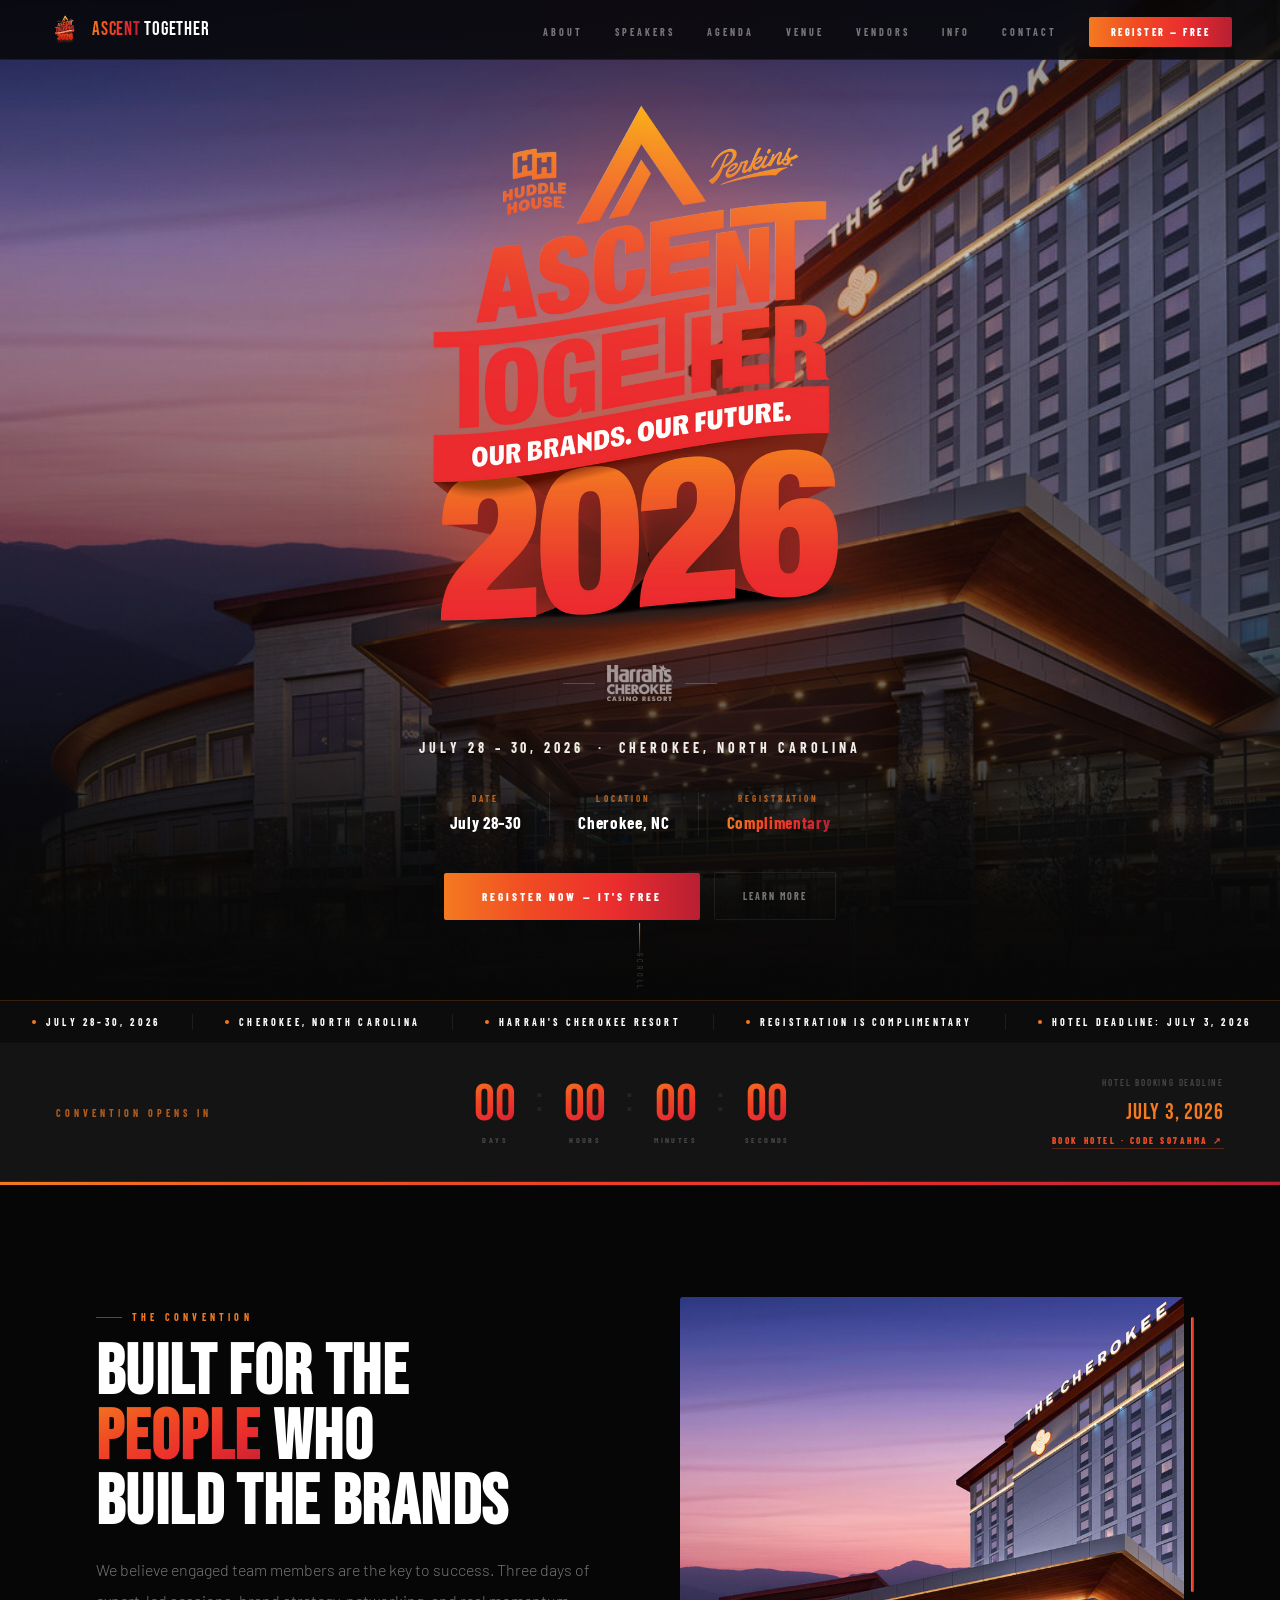
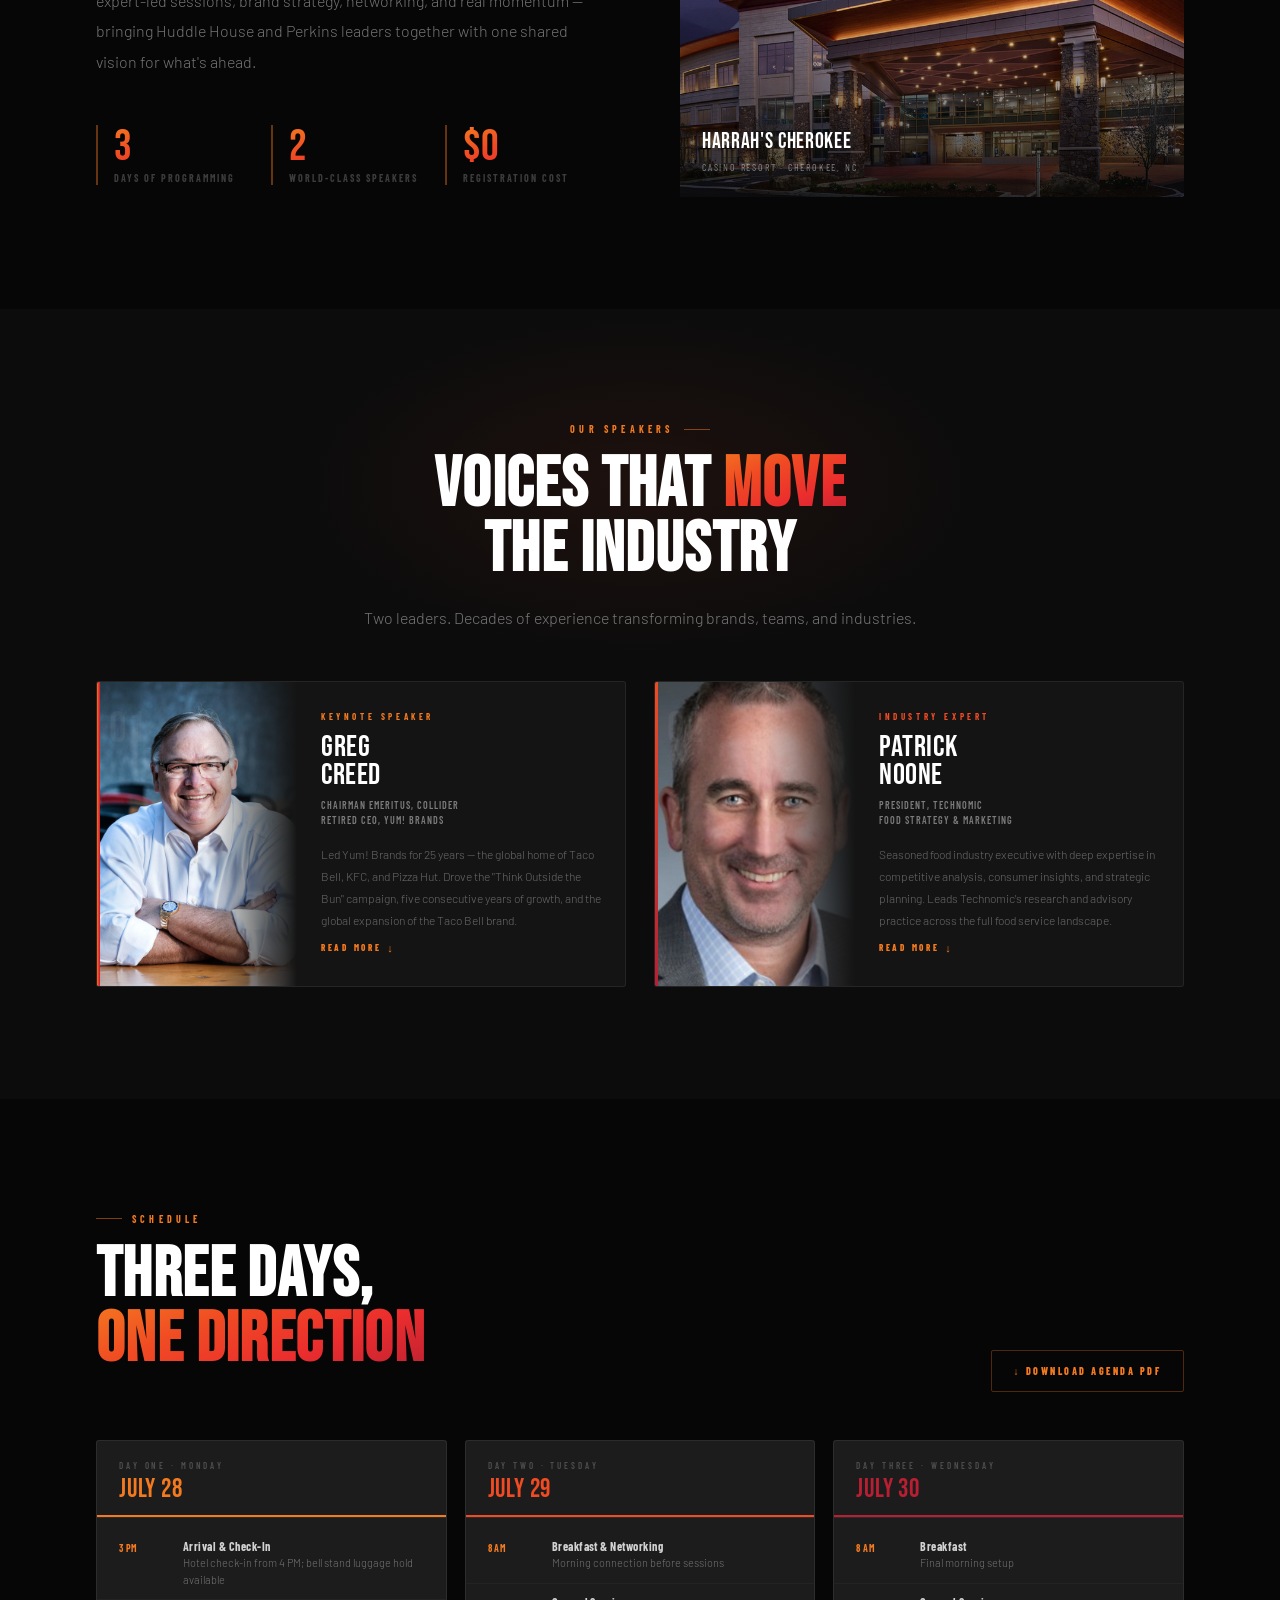
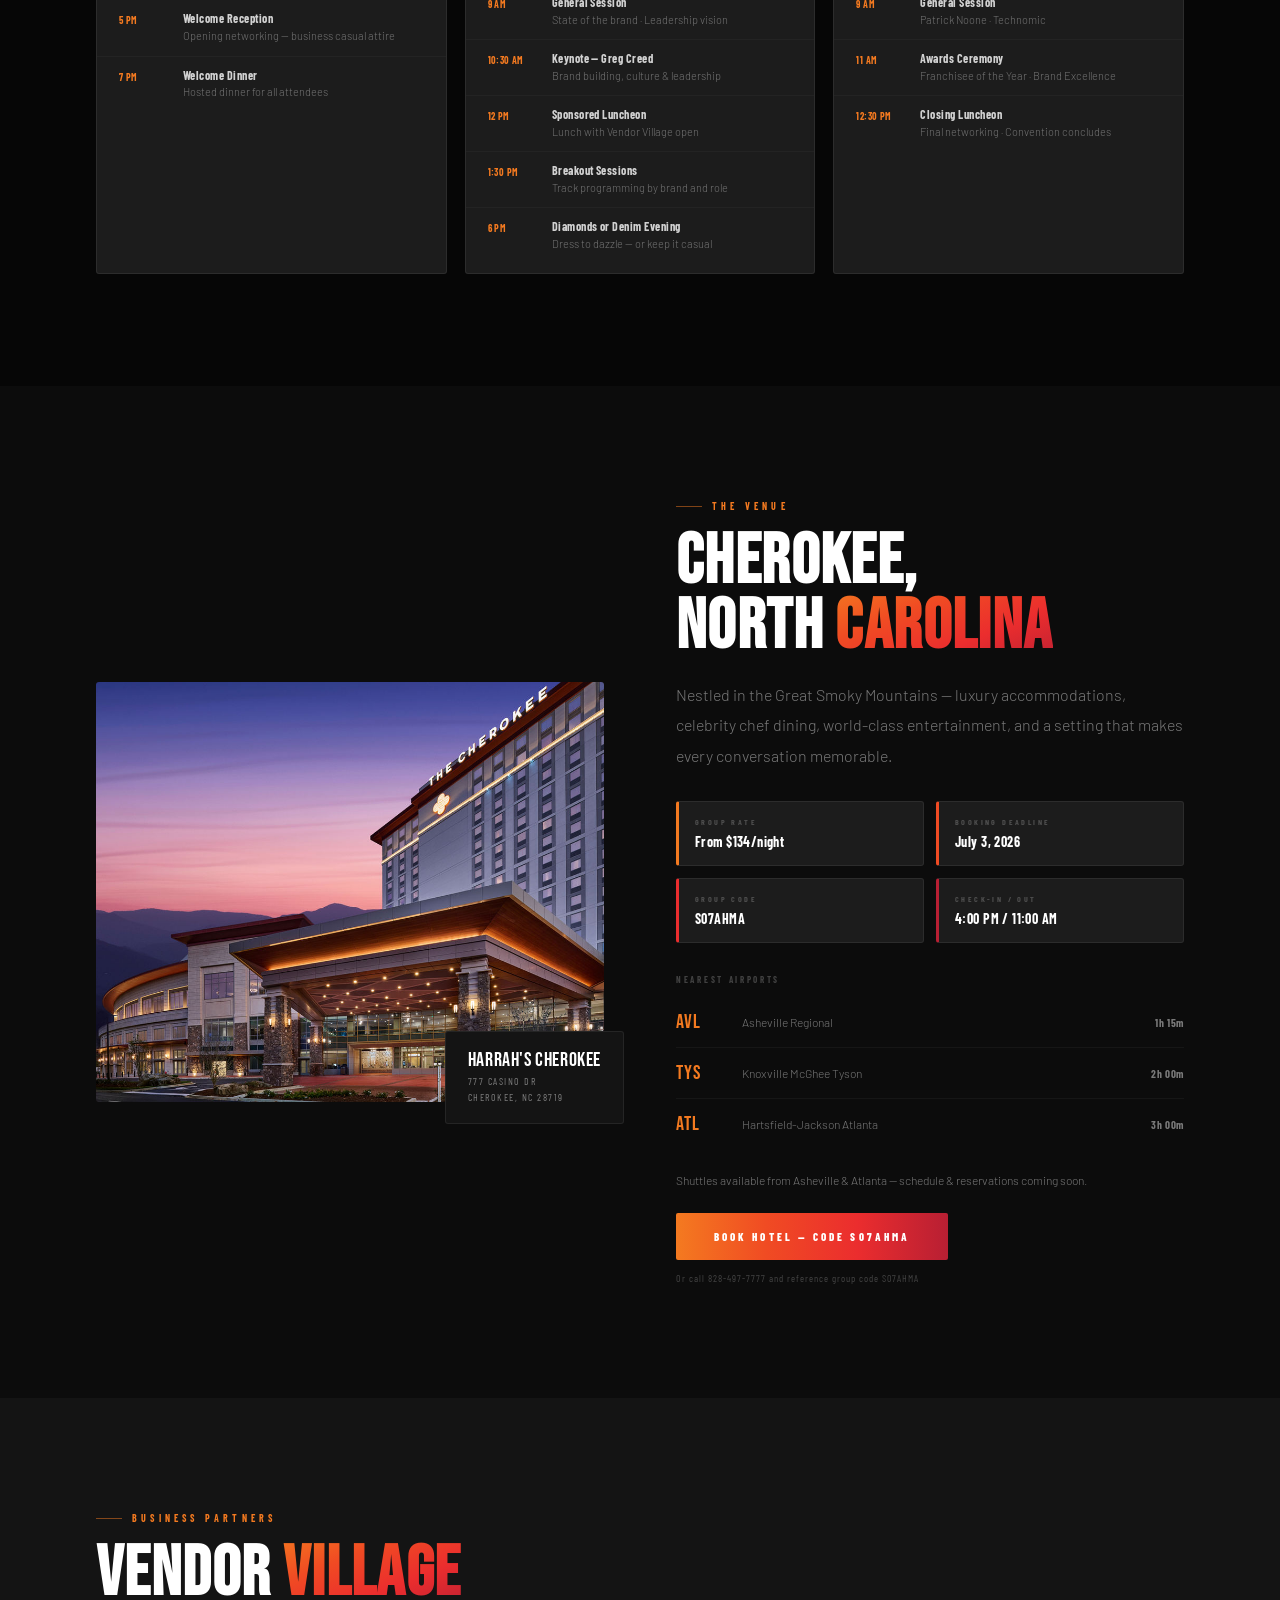
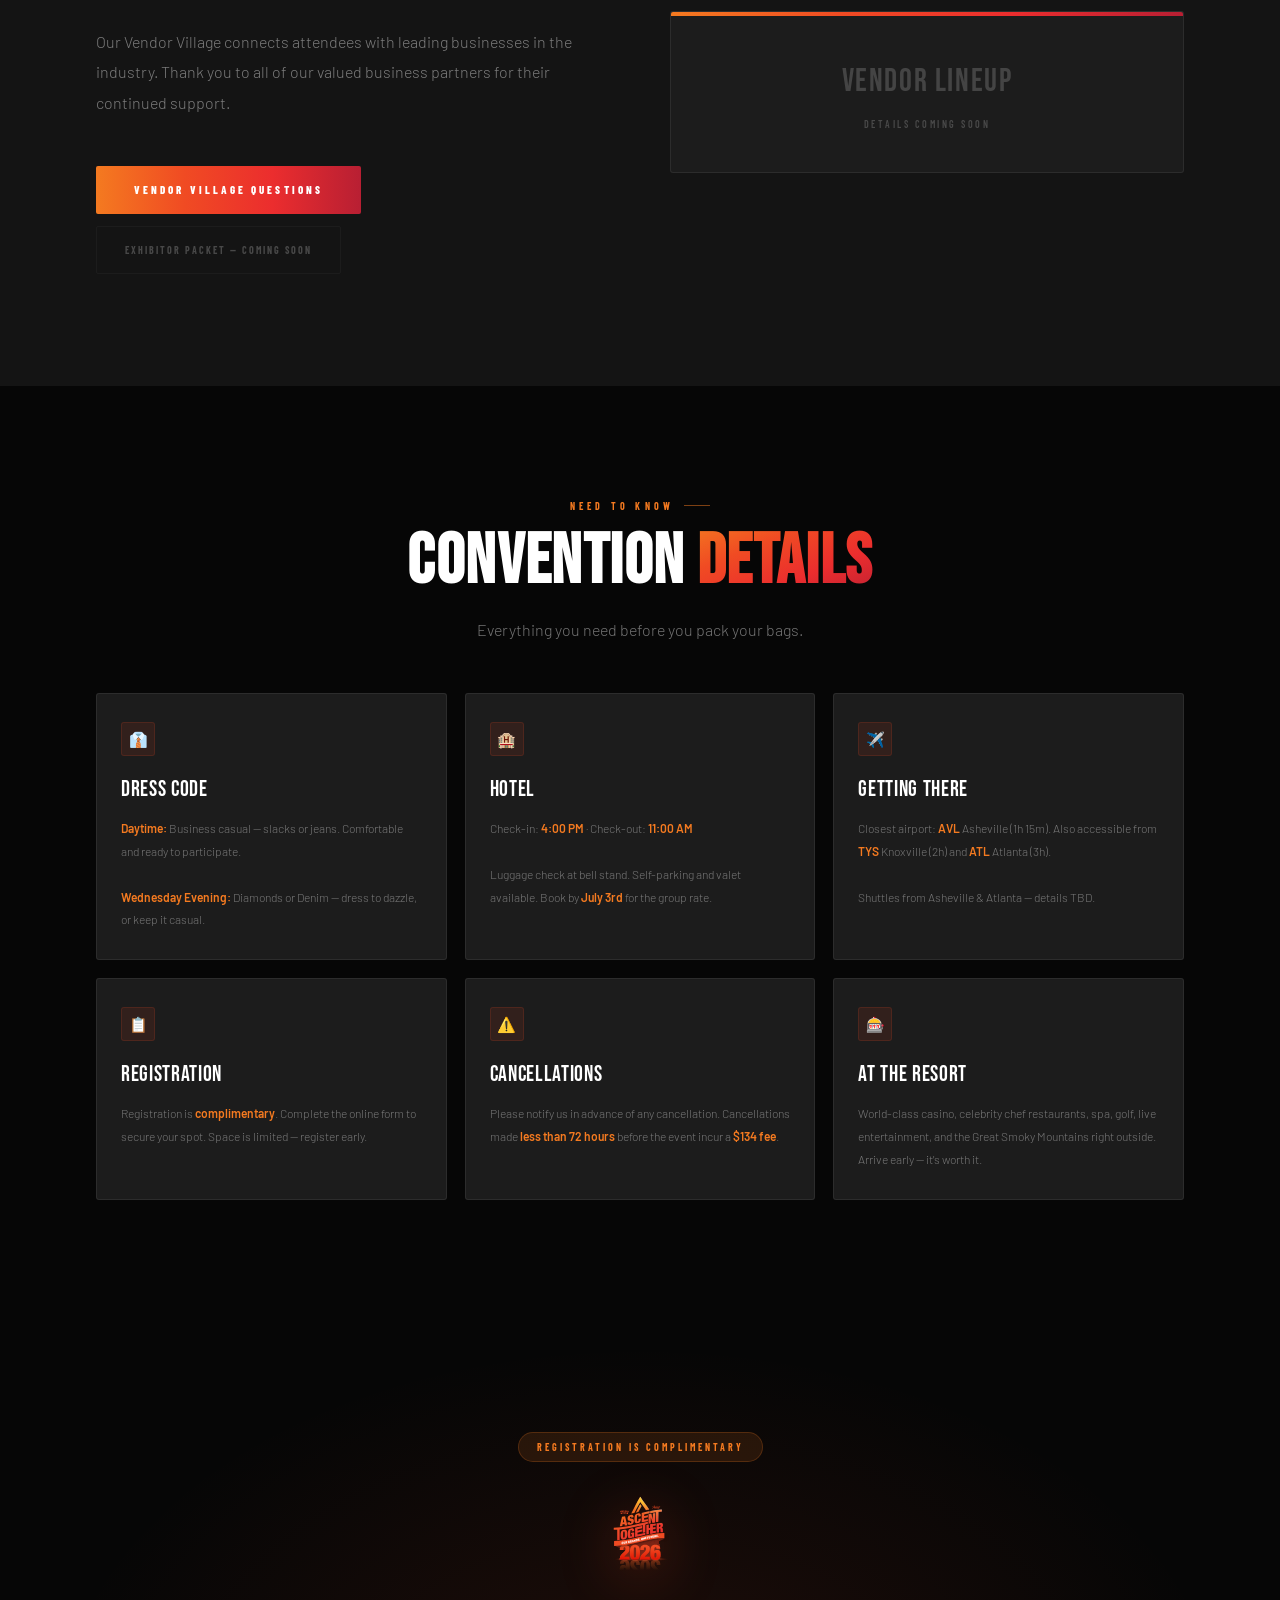
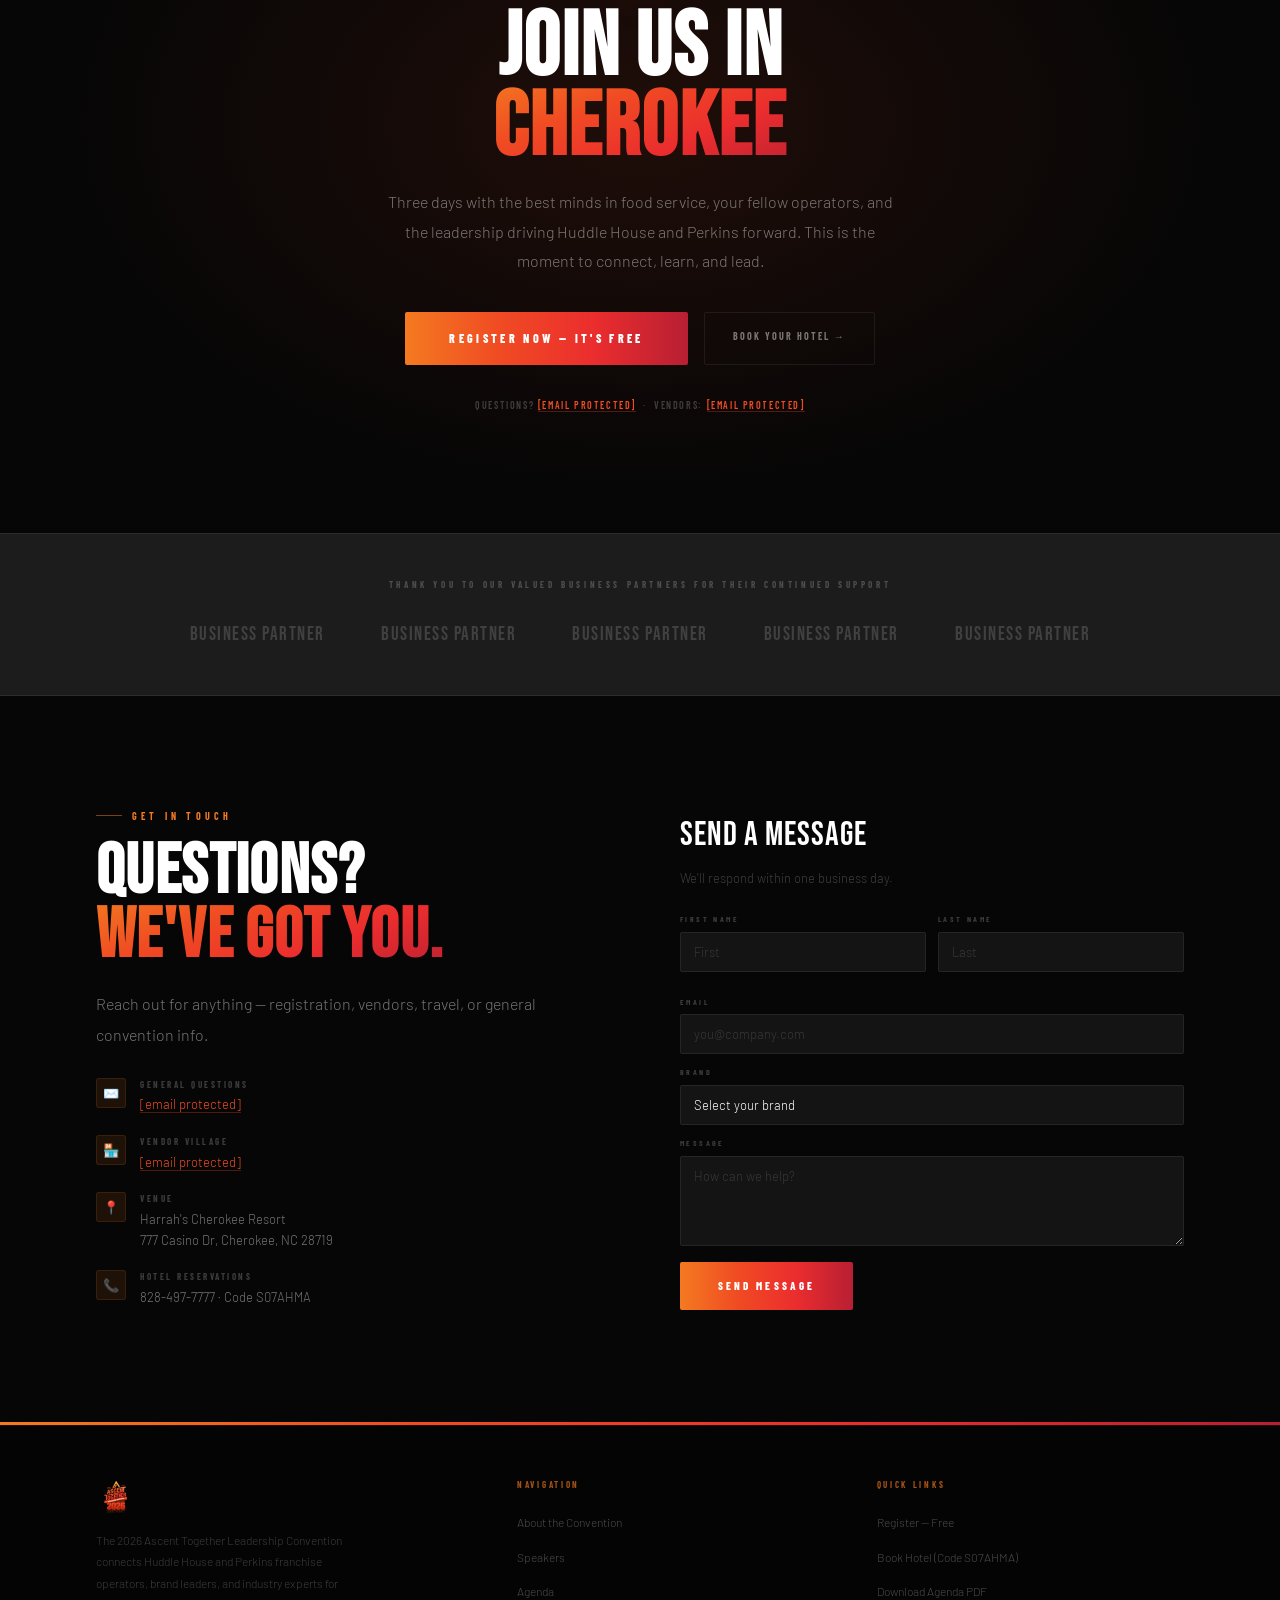
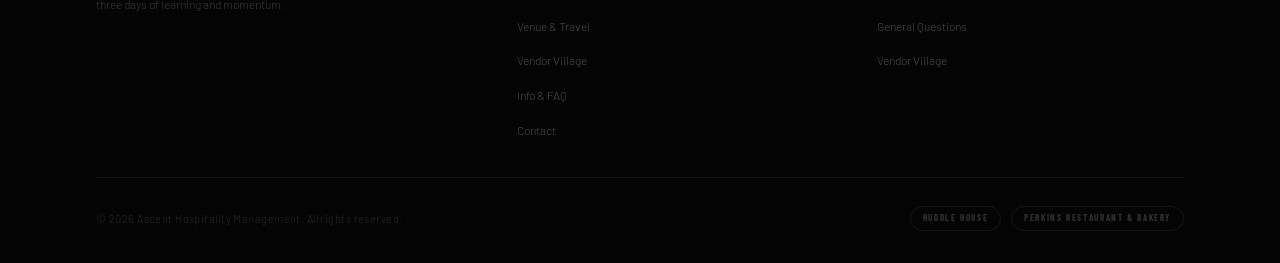
<file: ascent-together-2026/index.html>
<!DOCTYPE html>
<html lang="en">
<head>
<meta charset="UTF-8">
<meta name="viewport" content="width=device-width,initial-scale=1">
<title>Ascent Together 2026 — July 28–30 · Harrah's Cherokee Resort</title>
<link rel="preconnect" href="https://fonts.googleapis.com">
<link href="fonts/google-fonts.css" rel="stylesheet">
<noscript><link href="https://fonts.googleapis.com/css2?family=Bebas+Neue&family=Barlow+Condensed:ital,wght@0,300;0,400;0,600;0,700;0,800;0,900;1,700&family=Barlow:ital,wght@0,300;0,400;0,500;1,300&display=swap" rel="stylesheet"></noscript>
<style>
/* ─── TOKENS ─────────────────────────────────── */
:root{
  --a:#f47a20; --o:#f04b23; --r:#eb2d2e; --c:#b81f33; --dk:#231f20;
  --black:#060606; --night:#0c0c0c; --coal:#141414; --smoke:#1c1c1c;
  --steel:#282828; --wire:#ffffff12; --ghost:#ffffff22;
  --white:#fff; --off:#f0ece6; --muted:#ffffff70; --dim:#ffffff38;
  --flame:linear-gradient(158deg,#f47a20 0%,#f04b23 32%,#eb2d2e 64%,#b81f33 100%);
  --fh:linear-gradient(90deg,#f47a20,#f04b23,#eb2d2e,#b81f33);
  --d:'Bebas Neue',Impact,sans-serif;
  --h:'Barlow Condensed',sans-serif;
  --b:'Barlow',sans-serif;
}
*,*::before,*::after{margin:0;padding:0;box-sizing:border-box}
html{scroll-behavior:smooth;font-size:16px}
body{background:var(--black);color:var(--white);font-family:var(--b);line-height:1.6;overflow-x:hidden}
a{text-decoration:none;color:inherit}
img{display:block;max-width:100%}

/* ─── NAV ─────────────────────────────────────── */
#nav{
  position:fixed;inset:0 0 auto 0;z-index:200;
  height:60px;display:flex;align-items:center;justify-content:space-between;
  padding:0 48px;
  background:rgba(6,6,6,.82);
  backdrop-filter:blur(20px);-webkit-backdrop-filter:blur(20px);
  border-bottom:1px solid var(--wire);
  transition:background .3s,border-color .3s;
}
#nav.scrolled{background:rgba(6,6,6,.96);border-color:rgba(244,122,32,.15)}
.nav-logo{display:flex;align-items:center;gap:10px}
.nav-logo img{height:34px;width:auto}
.nav-logo-text{font-family:var(--d);font-size:19px;letter-spacing:.04em;line-height:1}
.nav-logo-text span{background:var(--fh);-webkit-background-clip:text;-webkit-text-fill-color:transparent;background-clip:text}
.nav-links{display:flex;align-items:center;gap:32px;list-style:none}
.nav-links a{
  font-family:var(--h);font-weight:700;font-size:10px;
  letter-spacing:.3em;text-transform:uppercase;
  color:var(--muted);transition:color .2s
}
.nav-links a:hover{color:var(--white)}
.nav-cta{
  font-family:var(--h)!important;font-weight:800!important;font-size:10px!important;
  letter-spacing:.25em!important;color:var(--white)!important;
  background:var(--fh);padding:9px 22px;border-radius:2px;
  transition:opacity .2s;
}
.nav-cta:hover{opacity:.88}
.ham{display:none;flex-direction:column;gap:5px;cursor:pointer;padding:4px}
.ham span{display:block;width:22px;height:1.5px;background:var(--white);border-radius:1px;transition:.3s}
#drawer{
  display:none;position:fixed;top:60px;inset:auto 0 0 0;z-index:199;
  background:rgba(6,6,6,.98);padding:28px 32px 36px;
  flex-direction:column;gap:0;border-bottom:1px solid var(--wire);
}
#drawer a{
  font-family:var(--h);font-weight:700;font-size:22px;letter-spacing:.06em;
  text-transform:uppercase;color:var(--white);
  padding:14px 0;border-bottom:1px solid var(--wire);display:block;
  transition:color .2s;
}
#drawer a:last-child{border-bottom:none;color:var(--a);margin-top:8px}
#drawer a:hover{color:var(--a)}
#drawer.open{display:flex}

/* ─── HERO ───────────────────────────────────── */
.hero{
  min-height:100svh;display:flex;flex-direction:column;
  justify-content:center;align-items:center;
  position:relative;overflow:hidden;
  padding:100px 24px 80px;
}
.hero-bg{
  position:absolute;inset:0;z-index:0;
  background-image:url('assets/harrahs-hero.jpg');
  background-size:cover;background-position:center 35%;
  animation:drift 24s ease-in-out infinite alternate;
}
@keyframes drift{from{transform:scale(1.04)}to{transform:scale(1.09) translate(-1.5%,-.5%)}}
.hero-vignette{
  position:absolute;inset:0;z-index:1;
  background:
    linear-gradient(to bottom,rgba(6,6,6,.45) 0%,rgba(6,6,6,.2) 25%,rgba(6,6,6,.55) 65%,rgba(6,6,6,.97) 90%,#060606 100%),
    radial-gradient(ellipse at 50% 0%,rgba(240,75,35,.18) 0%,transparent 60%);
}
.hero-noise{
  position:absolute;inset:0;z-index:2;opacity:.018;pointer-events:none;
  background-image:url("data:image/svg+xml,%3Csvg xmlns='http://www.w3.org/2000/svg' width='400' height='400'%3E%3Cfilter id='n'%3E%3CfeTurbulence type='fractalNoise' baseFrequency='.85' numOctaves='4' stitchTiles='stitch'/%3E%3C/filter%3E%3Crect width='100%25' height='100%25' filter='url(%23n)'/%3E%3C/svg%3E");
  background-size:400px;
}
.hero-inner{
  position:relative;z-index:5;
  display:flex;flex-direction:column;align-items:center;
  text-align:center;width:100%;max-width:760px;
}
/* Convention lockup — the hero centrepiece */
.hero-lockup{
  width:min(520px,78vw);
  filter:drop-shadow(0 16px 56px rgba(240,75,35,.45));
  opacity:0;animation:fade .9s .05s forwards;
  margin-bottom:28px;
}
/* Harrah's partner badge sits directly below */
.hero-partner{
  display:flex;align-items:center;gap:12px;
  opacity:0;animation:upfade .6s .5s forwards;
  margin-bottom:36px;
}
.hero-partner-line{width:32px;height:1px;background:rgba(255,255,255,.2)}
.hero-partner img{height:36px;width:auto;opacity:.55;filter:brightness(0) invert(1)}
.hero-partner-line2{width:32px;height:1px;background:rgba(255,255,255,.2)}
/* Tagline */
.hero-tagline{
  font-family:var(--h);font-weight:700;font-size:14px;letter-spacing:.28em;
  text-transform:uppercase;color:var(--off);
  margin-bottom:32px;
  opacity:0;animation:upfade .6s .65s forwards;
}
/* Meta facts row */
.hero-facts{
  display:flex;gap:0;justify-content:center;margin-bottom:36px;
  opacity:0;animation:upfade .6s .8s forwards;
  flex-wrap:wrap;row-gap:16px;
}
.hf{display:flex;flex-direction:column;gap:3px;align-items:center;padding:0 28px 0 0;margin:0 28px 0 0;border-right:1px solid var(--wire)}
.hf:last-child{border-right:none;margin:0;padding:0}
.hf-l{font-family:var(--h);font-weight:700;font-size:9px;letter-spacing:.35em;text-transform:uppercase;color:var(--a);opacity:.75}
.hf-v{font-family:var(--h);font-weight:700;font-size:17px;letter-spacing:.04em;color:var(--white)}
.hf-v.gradient{background:var(--fh);-webkit-background-clip:text;-webkit-text-fill-color:transparent;background-clip:text}
/* CTA buttons */
.hero-btns{
  display:flex;gap:14px;align-items:center;justify-content:center;flex-wrap:wrap;
  opacity:0;animation:upfade .6s .95s forwards;
}
.btn-fire{
  background:var(--fh);color:var(--white);
  font-family:var(--h);font-weight:800;font-size:11px;letter-spacing:.28em;text-transform:uppercase;
  padding:15px 38px;border-radius:2px;border:none;cursor:pointer;
  transition:transform .18s,opacity .18s;display:inline-block;
}
.btn-fire:hover{transform:translateY(-2px);opacity:.9}
.btn-ghost{
  font-family:var(--h);font-weight:700;font-size:10px;letter-spacing:.2em;text-transform:uppercase;
  color:var(--muted);border:1px solid var(--wire);padding:15px 28px;border-radius:2px;
  transition:color .2s,border-color .2s;display:inline-block;
}
.btn-ghost:hover{color:var(--white);border-color:var(--ghost)}
/* Scroll hint */
.scroll-hint{
  position:absolute;bottom:22px;left:50%;transform:translateX(-50%);
  display:flex;flex-direction:column;align-items:center;gap:7px;
  z-index:6;opacity:0;animation:fade 1s 1.8s forwards;
}
.scroll-line{width:1px;height:36px;background:linear-gradient(180deg,var(--a),transparent);animation:pulse 2s ease-in-out infinite}
@keyframes pulse{0%,100%{opacity:.35}50%{opacity:1}}
.scroll-word{font-family:var(--h);font-size:8px;letter-spacing:.35em;text-transform:uppercase;color:var(--dim);transform:rotate(90deg)}
@keyframes upfade{from{opacity:0;transform:translateY(20px)}to{opacity:1;transform:translateY(0)}}
@keyframes fade{from{opacity:0}to{opacity:1}}

/* ─── TICKER ─────────────────────────────────── */
.ticker{background:var(--night);border-top:1px solid rgba(244,122,32,.18);border-bottom:1px solid rgba(244,122,32,.08);overflow:hidden;height:44px;display:flex;align-items:center}
.ticker-track{display:flex;gap:0;white-space:nowrap;animation:tick 22s linear infinite}
.ticker-track:hover{animation-play-state:paused}
.ti{
  font-family:var(--h);font-weight:700;font-size:10px;letter-spacing:.32em;
  text-transform:uppercase;padding:0 32px;border-right:1px solid var(--wire);
  display:flex;align-items:center;gap:10px;
}
.ti-dot{width:4px;height:4px;border-radius:50%;background:var(--a);flex-shrink:0}
@keyframes tick{from{transform:translateX(0)}to{transform:translateX(-50%)}}</style>

<style>
/* ─── COUNTDOWN ──────────────────────────────── */
.cd-strip{
  background:var(--coal);
  border-bottom:1px solid var(--wire);
  padding:32px 56px;
  display:flex;align-items:center;justify-content:space-between;gap:32px;
  flex-wrap:wrap;max-width:none;
}
.cd-label{font-family:var(--h);font-weight:700;font-size:10px;letter-spacing:.4em;text-transform:uppercase;color:var(--a);opacity:.7;white-space:nowrap}
.cd-units{display:flex;align-items:center;gap:0}
.cd-unit{display:flex;flex-direction:column;align-items:center;padding:0 24px;position:relative}
.cd-unit+.cd-unit::before{content:':';position:absolute;left:-4px;top:4px;font-family:var(--d);font-size:36px;color:var(--wire);line-height:1}
.cd-n{font-family:var(--d);font-size:52px;line-height:1;background:var(--flame);-webkit-background-clip:text;-webkit-text-fill-color:transparent;background-clip:text;min-width:2ch;text-align:center}
.cd-u{font-family:var(--h);font-weight:700;font-size:8px;letter-spacing:.3em;text-transform:uppercase;color:var(--dim);margin-top:3px}
.cd-aside{display:flex;flex-direction:column;align-items:flex-end;gap:4px}
.cd-aside-note{font-family:var(--h);font-weight:600;font-size:9px;letter-spacing:.2em;text-transform:uppercase;color:var(--dim)}
.cd-aside-deadline{font-family:var(--d);font-size:22px;letter-spacing:.04em;color:var(--a)}
.cd-aside a{font-family:var(--h);font-weight:800;font-size:9px;letter-spacing:.28em;text-transform:uppercase;color:var(--o);border-bottom:1px solid rgba(240,75,35,.3);transition:border-color .2s}
.cd-aside a:hover{border-color:var(--o)}

/* ─── SECTION SYSTEM ────────────────────────── */
.section{padding:112px 0}
.section.dark{background:var(--black)}
.section.darker{background:var(--night)}
.section.coal{background:var(--coal)}
.wrap{max-width:1200px;margin:0 auto;padding:0 56px}
.eyebrow{
  display:flex;align-items:center;gap:10px;
  font-family:var(--h);font-weight:700;font-size:10px;letter-spacing:.42em;
  text-transform:uppercase;color:var(--a);margin-bottom:16px;
}
.eyebrow::before{content:'';width:26px;height:1px;background:var(--a);opacity:.5}
.eyebrow.center{justify-content:center}
.eyebrow.center::before{display:none}
.eyebrow.center::after{content:'';width:26px;height:1px;background:var(--a);opacity:.5}
h2.section-title{
  font-family:var(--d);font-size:clamp(44px,5.5vw,80px);
  line-height:.92;letter-spacing:.02em;margin-bottom:20px;
}
h2.section-title em{font-style:normal;background:var(--flame);-webkit-background-clip:text;-webkit-text-fill-color:transparent;background-clip:text}
h2.section-title.center{text-align:center}
.section-intro{font-family:var(--b);font-size:16px;font-weight:300;line-height:1.9;color:var(--muted);max-width:580px;margin-bottom:48px}
.section-intro.center{text-align:center;margin-left:auto;margin-right:auto}
.flame-rule{height:3px;background:var(--fh);width:100%}

/* ─── ABOUT ─────────────────────────────────── */
.about-grid{display:grid;grid-template-columns:1fr 1fr;gap:80px;align-items:center}
.about-stats{display:grid;grid-template-columns:1fr 1fr 1fr;gap:20px;margin-top:40px}
.stat{border-left:2px solid rgba(244,122,32,.4);padding-left:16px}
.stat-n{font-family:var(--d);font-size:44px;line-height:1;background:var(--flame);-webkit-background-clip:text;-webkit-text-fill-color:transparent;background-clip:text;margin-bottom:2px}
.stat-l{font-family:var(--h);font-weight:700;font-size:10px;letter-spacing:.2em;text-transform:uppercase;color:var(--dim);line-height:1.45}
.about-visual{position:relative}
.about-photo{border-radius:3px;overflow:hidden;position:relative}
.about-photo img{width:100%;height:500px;object-fit:cover;object-position:center;transition:transform 8s ease}
.about-photo:hover img{transform:scale(1.04)}
.about-photo-overlay{position:absolute;inset:0;background:linear-gradient(180deg,transparent 55%,rgba(6,6,6,.75) 100%)}
.about-photo-cap{position:absolute;bottom:22px;left:22px}
.about-photo-cap-title{font-family:var(--d);font-size:22px;letter-spacing:.03em}
.about-photo-cap-sub{font-family:var(--h);font-weight:400;font-size:10px;letter-spacing:.18em;text-transform:uppercase;color:var(--muted)}
.about-accent{position:absolute;top:20px;right:-10px;width:3px;height:55%;background:var(--fh);border-radius:2px}

/* ─── SPEAKERS ──────────────────────────────── */
.speakers-bg{position:absolute;inset:0;pointer-events:none}
.speakers-glow{position:absolute;top:0;left:50%;transform:translateX(-50%);width:700px;height:350px;background:radial-gradient(ellipse,rgba(240,75,35,.08) 0%,transparent 70%)}
.speakers-grid{display:grid;grid-template-columns:1fr 1fr;gap:28px}
.speaker-card{
  background:var(--coal);border:1px solid var(--wire);border-radius:3px;
  display:grid;grid-template-columns:200px 1fr;overflow:hidden;
  transition:border-color .3s,transform .3s;
}
.speaker-card:hover{border-color:rgba(244,122,32,.3);transform:translateY(-4px)}
.spk-photo{position:relative;overflow:hidden;background:var(--smoke)}
.spk-photo img{width:100%;height:100%;min-height:280px;object-fit:cover;object-position:center top;transition:transform 7s ease}
.speaker-card:hover .spk-photo img{transform:scale(1.06)}
.spk-photo-fade{position:absolute;inset:0;background:linear-gradient(90deg,transparent 55%,var(--coal) 100%)}
.spk-num{position:absolute;top:12px;left:12px;font-family:var(--d);font-size:44px;letter-spacing:.02em;color:rgba(255,255,255,.055)}
.spk-stripe{position:absolute;top:0;left:0;width:3px;height:100%}
.spk-body{padding:28px 24px;display:flex;flex-direction:column;justify-content:center}
.spk-role{font-family:var(--h);font-weight:700;font-size:9px;letter-spacing:.4em;text-transform:uppercase;color:var(--a);margin-bottom:8px}
.spk-name{font-family:var(--d);font-size:30px;line-height:.95;letter-spacing:.02em;margin-bottom:8px}
.spk-title{font-family:var(--h);font-weight:600;font-size:10px;letter-spacing:.1em;text-transform:uppercase;color:var(--muted);line-height:1.55;margin-bottom:14px}
.spk-bio{font-family:var(--b);font-size:12px;font-weight:300;line-height:1.85;color:rgba(255,255,255,.36)}

/* ─── AGENDA ────────────────────────────────── */
.agenda-head{display:grid;grid-template-columns:1fr auto;align-items:flex-end;gap:24px;margin-bottom:48px}
.days{display:grid;grid-template-columns:repeat(3,1fr);gap:18px}
.day{background:var(--smoke);border:1px solid var(--wire);border-radius:3px;overflow:hidden;transition:border-color .25s}
.day:hover{border-color:rgba(244,122,32,.22)}
.day-head{padding:18px 22px 14px;border-bottom:1px solid var(--wire);position:relative}
.day-head::after{content:'';position:absolute;bottom:0;left:0;right:0;height:2px}
.day-1 .day-head::after{background:var(--a)}
.day-2 .day-head::after{background:var(--o)}
.day-3 .day-head::after{background:var(--c)}
.day-label{font-family:var(--h);font-weight:600;font-size:9px;letter-spacing:.32em;text-transform:uppercase;color:var(--dim);margin-bottom:3px}
.day-date{font-family:var(--d);font-size:26px;line-height:1;letter-spacing:.03em}
.day-1 .day-date{color:var(--a)}
.day-2 .day-date{color:var(--o)}
.day-3 .day-date{color:var(--c)}
.day-events{padding:10px 0}
.ev{display:flex;gap:14px;padding:11px 22px;border-bottom:1px solid rgba(255,255,255,.03);transition:background .18s}
.ev:last-child{border-bottom:none}
.ev:hover{background:rgba(255,255,255,.02)}
.ev-time{font-family:var(--h);font-weight:700;font-size:10px;letter-spacing:.04em;color:var(--a);min-width:50px;padding-top:1px;white-space:nowrap}
.ev-detail{}
.ev-name{font-family:var(--h);font-weight:700;font-size:12px;letter-spacing:.04em;color:rgba(255,255,255,.8);line-height:1.3;margin-bottom:1px}
.ev-desc{font-family:var(--b);font-size:11px;font-weight:300;color:rgba(255,255,255,.38);line-height:1.5}
.btn-dl{
  display:inline-flex;align-items:center;gap:8px;
  font-family:var(--h);font-weight:800;font-size:10px;letter-spacing:.25em;text-transform:uppercase;
  color:var(--a);border:1px solid rgba(244,122,32,.3);padding:12px 22px;border-radius:2px;
  white-space:nowrap;transition:background .2s;
}
.btn-dl:hover{background:rgba(244,122,32,.08)}

/* ─── VENUE ─────────────────────────────────── */
.venue-grid{display:grid;grid-template-columns:1fr 1fr;gap:72px;align-items:center}
.venue-photo-wrap{position:relative}
.venue-photo{border-radius:3px;overflow:hidden}
.venue-photo img{width:100%;height:420px;object-fit:cover}
.venue-badge{
  position:absolute;bottom:-22px;right:-20px;
  background:var(--coal);border:1px solid var(--wire);border-radius:3px;padding:18px 22px;
}
.venue-badge-name{font-family:var(--d);font-size:20px;letter-spacing:.03em;line-height:1;margin-bottom:3px}
.venue-badge-addr{font-family:var(--h);font-weight:400;font-size:10px;letter-spacing:.15em;text-transform:uppercase;color:var(--muted);line-height:1.6}
.venue-details-grid{display:grid;grid-template-columns:1fr 1fr;gap:12px;margin:30px 0}
.vd{background:var(--smoke);border:1px solid var(--wire);border-radius:3px;padding:14px 16px;border-left:3px solid var(--a)}
.vd.orange{border-left-color:var(--o)}
.vd.red{border-left-color:var(--r)}
.vd.crimson{border-left-color:var(--c)}
.vd-l{font-family:var(--h);font-weight:700;font-size:8px;letter-spacing:.3em;text-transform:uppercase;color:var(--dim);margin-bottom:4px}
.vd-v{font-family:var(--h);font-weight:700;font-size:14px;letter-spacing:.03em;color:var(--white);line-height:1.3}
.airports{margin-top:22px}
.airports-title{font-family:var(--h);font-weight:700;font-size:9px;letter-spacing:.3em;text-transform:uppercase;color:var(--dim);margin-bottom:10px}
.airport{display:flex;align-items:center;padding:9px 0;border-bottom:1px solid rgba(255,255,255,.04)}
.airport:last-child{border-bottom:none}
.airport-code{font-family:var(--d);font-size:20px;letter-spacing:.06em;color:var(--a);min-width:56px}
.airport-name{font-family:var(--b);font-size:12px;font-weight:300;color:var(--muted);flex:1;padding:0 10px}
.airport-dist{font-family:var(--h);font-weight:700;font-size:11px;letter-spacing:.06em;color:rgba(255,255,255,.45)}

/* ─── VENDOR ────────────────────────────────── */
.vendor-grid{display:grid;grid-template-columns:1fr 1fr;gap:60px;align-items:center}
.vendor-box{background:var(--smoke);border:1px solid var(--wire);border-radius:3px;overflow:hidden}
.vendor-box-top{height:4px;background:var(--fh)}
.vendor-box-body{padding:40px;text-align:center}
.vendor-coming{font-family:var(--d);font-size:32px;letter-spacing:.05em;color:rgba(255,255,255,.18);margin-bottom:8px}
.vendor-coming-sub{font-family:var(--h);font-weight:600;font-size:10px;letter-spacing:.25em;text-transform:uppercase;color:rgba(255,255,255,.2)}

/* ─── INFO ──────────────────────────────────── */
.info-grid{display:grid;grid-template-columns:repeat(3,1fr);gap:18px}
.info-card{
  background:var(--smoke);border:1px solid var(--wire);border-radius:3px;
  padding:28px 24px;transition:border-color .25s,transform .25s;
}
.info-card:hover{border-color:rgba(244,122,32,.25);transform:translateY(-3px)}
.ic-icon{
  width:34px;height:34px;border-radius:3px;margin-bottom:16px;
  background:rgba(240,75,35,.1);border:1px solid rgba(240,75,35,.15);
  display:flex;align-items:center;justify-content:center;font-size:15px;
}
.ic-title{font-family:var(--d);font-size:22px;letter-spacing:.03em;margin-bottom:10px}
.ic-body{font-family:var(--b);font-size:12px;font-weight:300;line-height:1.9;color:rgba(255,255,255,.4)}
.ic-body strong{color:var(--a);font-weight:600}

/* ─── CTA ───────────────────────────────────── */
.cta-section{position:relative;overflow:hidden;padding:120px 0}
.cta-bg{position:absolute;inset:0;background:radial-gradient(ellipse at 50% 50%,rgba(240,75,35,.11) 0%,transparent 65%)}
.cta-wrap{max-width:820px;margin:0 auto;padding:0 56px;text-align:center;position:relative;z-index:2}
.cta-badge{display:inline-block;background:rgba(244,122,32,.12);border:1px solid rgba(244,122,32,.22);color:var(--a);font-family:var(--h);font-weight:700;font-size:10px;letter-spacing:.3em;text-transform:uppercase;padding:6px 18px;border-radius:100px;margin-bottom:28px}
.cta-logo{width:90px;margin:0 auto 28px;filter:drop-shadow(0 8px 28px rgba(240,75,35,.32))}
.cta-h{font-family:var(--d);font-size:clamp(52px,7vw,100px);line-height:.9;letter-spacing:.02em;margin-bottom:18px}
.cta-h em{font-style:normal;background:var(--flame);-webkit-background-clip:text;-webkit-text-fill-color:transparent;background-clip:text}
.cta-body{font-family:var(--b);font-size:16px;font-weight:300;line-height:1.85;color:var(--muted);max-width:520px;margin:0 auto 36px}
.cta-btns{display:flex;gap:16px;justify-content:center;flex-wrap:wrap;margin-bottom:32px}
.cta-note{font-family:var(--h);font-weight:600;font-size:10px;letter-spacing:.16em;text-transform:uppercase;color:var(--dim)}
.cta-note a{color:var(--o);border-bottom:1px solid rgba(240,75,35,.3);transition:border-color .2s}
.cta-note a:hover{border-color:var(--o)}

/* ─── SPONSORS ──────────────────────────────── */
.sponsors{background:var(--smoke);border-top:1px solid var(--wire);border-bottom:1px solid var(--wire);padding:44px 56px;text-align:center}
.sponsors-label{font-family:var(--h);font-weight:700;font-size:9px;letter-spacing:.4em;text-transform:uppercase;color:var(--dim);margin-bottom:28px}
.sponsor-row{display:flex;align-items:center;justify-content:center;gap:56px;flex-wrap:wrap}
.spon{font-family:var(--d);font-size:19px;letter-spacing:.08em;color:rgba(255,255,255,.16);transition:color .2s}
.spon:hover{color:rgba(255,255,255,.3)}

/* ─── CONTACT ───────────────────────────────── */
.contact-grid{display:grid;grid-template-columns:1fr 1fr;gap:80px;align-items:start}
.contact-items{display:flex;flex-direction:column;gap:20px;margin-top:28px}
.ci{display:flex;gap:14px;align-items:flex-start}
.ci-icon{width:30px;height:30px;border-radius:3px;background:rgba(244,122,32,.1);border:1px solid rgba(244,122,32,.14);display:flex;align-items:center;justify-content:center;font-size:13px;flex-shrink:0}
.ci-l{font-family:var(--h);font-weight:700;font-size:9px;letter-spacing:.28em;text-transform:uppercase;color:var(--dim);margin-bottom:2px}
.ci-v{font-family:var(--b);font-size:13px;font-weight:300;color:var(--muted)}
.ci-v a{color:var(--o);border-bottom:1px solid rgba(240,75,35,.3);transition:border-color .2s}
.ci-v a:hover{border-color:var(--o)}
.form-title{font-family:var(--d);font-size:34px;letter-spacing:.03em;margin-bottom:6px}
.form-note{font-family:var(--b);font-size:13px;font-weight:300;color:var(--dim);margin-bottom:24px}
.form-row{display:grid;grid-template-columns:1fr 1fr;gap:12px;margin-bottom:12px}
.form-field{display:flex;flex-direction:column;gap:6px;margin-bottom:12px}
.form-label{font-family:var(--h);font-weight:700;font-size:8px;letter-spacing:.3em;text-transform:uppercase;color:var(--dim)}
.form-input,.form-select,.form-ta{
  background:var(--coal);border:1px solid var(--wire);border-radius:2px;
  padding:11px 13px;font-family:var(--b);font-size:13px;font-weight:300;
  color:var(--white);width:100%;transition:border-color .2s;-webkit-appearance:none;
}
.form-input:focus,.form-select:focus,.form-ta:focus{outline:none;border-color:rgba(244,122,32,.5)}
.form-input::placeholder,.form-ta::placeholder{color:rgba(255,255,255,.15)}
.form-select option{background:var(--coal)}
.form-ta{resize:vertical;min-height:90px}

/* ─── FOOTER ────────────────────────────────── */
footer{background:#040404;border-top:1px solid rgba(244,122,32,.1);padding:52px 0 32px}
.footer-grid{display:grid;grid-template-columns:1.2fr 1fr 1fr;gap:52px;padding-bottom:36px;border-bottom:1px solid var(--wire);margin-bottom:28px}
.footer-brand-text{font-family:var(--b);font-size:12px;font-weight:300;line-height:1.8;color:rgba(255,255,255,.22);max-width:260px;margin-top:12px}
.footer-col-title{font-family:var(--h);font-weight:700;font-size:9px;letter-spacing:.3em;text-transform:uppercase;color:var(--a);opacity:.65;margin-bottom:16px}
.footer-links{list-style:none;display:flex;flex-direction:column;gap:9px}
.footer-links a{font-family:var(--b);font-size:12px;font-weight:300;color:rgba(255,255,255,.28);transition:color .2s}
.footer-links a:hover{color:rgba(255,255,255,.6)}
.footer-bottom{display:flex;align-items:center;justify-content:space-between;gap:20px;flex-wrap:wrap}
.footer-copy{font-family:var(--b);font-size:11px;font-weight:300;color:rgba(255,255,255,.15);letter-spacing:.04em}
.footer-brand-pills{display:flex;gap:10px}
.fbp{font-family:var(--h);font-weight:700;font-size:9px;letter-spacing:.18em;text-transform:uppercase;color:rgba(255,255,255,.18);border:1px solid rgba(255,255,255,.07);padding:4px 12px;border-radius:100px}

/* ─── REVEAL ANIMATIONS ──────────────────────── */
.r{opacity:0;transform:translateY(28px);transition:opacity .7s ease,transform .7s ease}
.r.d1{transition-delay:.1s}.r.d2{transition-delay:.2s}.r.d3{transition-delay:.3s}.r.d4{transition-delay:.4s}
.r.in{opacity:1;transform:translateY(0)}

/* ─── RESPONSIVE ─────────────────────────────── */
@media(max-width:1000px){
  #nav{padding:0 24px}
  .nav-links{display:none}
  .ham{display:flex}
  .hero{padding-top:90px;padding-bottom:56px}
  .hero-lockup{width:min(400px,85vw)}
  .about-grid,.venue-grid,.vendor-grid,.contact-grid{grid-template-columns:1fr;gap:44px}
  .about-visual{order:-1}
  .about-accent{display:none}
  .about-photo img,.venue-photo img{height:300px}
  .venue-badge{right:0;bottom:0}
  .speakers-grid{grid-template-columns:1fr;gap:18px}
  .speaker-card{grid-template-columns:150px 1fr}
  .spk-photo img{min-height:220px}
  .days{grid-template-columns:1fr;gap:14px}
  .info-grid{grid-template-columns:1fr 1fr;gap:14px}
  .section{padding:72px 0}
  .wrap,.cd-strip,.sponsors{padding-left:24px;padding-right:24px}
  .cta-wrap{padding:0 24px}
  .footer-grid{grid-template-columns:1fr;gap:28px}
  .footer-col-title{margin-top:4px}
}
@media(max-width:600px){
  .hero{padding-top:80px;padding-bottom:36px}
  .hero-lockup{width:min(300px,86vw)}
  .hero-tagline{font-size:11px;letter-spacing:.16em}
  .hf{padding-right:16px;margin-right:16px}
  .hero-btns{flex-direction:column;align-items:center;gap:10px}
  .btn-fire,.btn-ghost{width:100%;text-align:center;display:block;padding-left:0;padding-right:0}
  .speaker-card{grid-template-columns:1fr}
  .spk-photo img{height:200px;width:100%}
  .spk-photo-fade{background:linear-gradient(180deg,transparent 50%,var(--coal) 100%)}
  .info-grid{grid-template-columns:1fr}
  .form-row{grid-template-columns:1fr}
  .cd-units{gap:0}
  .cd-unit{padding:0 12px}
  .cd-n{font-size:40px}
}

/* ─── SPEAKER BIO EXPAND ─────────────────────── */
.spk-bio-wrap{position:relative}
.spk-bio-short{font-family:var(--b);font-size:12px;font-weight:300;line-height:1.85;color:rgba(255,255,255,.36)}
.spk-bio-full{
  font-family:var(--b);font-size:12px;font-weight:300;line-height:1.85;color:rgba(255,255,255,.36);
  max-height:0;overflow:hidden;
  transition:max-height .55s cubic-bezier(.4,0,.2,1),opacity .4s ease;
  opacity:0;
}
.spk-bio-full.open{max-height:600px;opacity:1}
.spk-read-more{
  display:inline-flex;align-items:center;gap:6px;margin-top:10px;
  font-family:var(--h);font-weight:800;font-size:9px;letter-spacing:.3em;text-transform:uppercase;
  color:var(--a);border:none;background:none;cursor:pointer;padding:0;
  transition:color .2s,gap .2s;
}
.spk-read-more:hover{color:var(--white);gap:9px}
.spk-read-more .arr{
  display:inline-block;font-style:normal;font-size:11px;
  transition:transform .35s cubic-bezier(.4,0,.2,1);
}
.spk-read-more.open .arr{transform:rotate(180deg)}
.spk-read-more .label-more{display:inline}
.spk-read-more .label-less{display:none}
.spk-read-more.open .label-more{display:none}
.spk-read-more.open .label-less{display:inline}
</style>
</head>
<body>

<!-- NAV -->
<nav id="nav">
  <div class="nav-logo">
    <img src="assets/logo.svg" alt="Ascent Together 2026">
    <div class="nav-logo-text"><span>Ascent</span> Together</div>
  </div>
  <ul class="nav-links">
    <li><a href="#about">About</a></li>
    <li><a href="#speakers">Speakers</a></li>
    <li><a href="#agenda">Agenda</a></li>
    <li><a href="#venue">Venue</a></li>
    <li><a href="#vendor">Vendors</a></li>
    <li><a href="#info">Info</a></li>
    <li><a href="#contact">Contact</a></li>
    <li><a href="https://forms.office.com/r/8Ki3rnzkp2" class="nav-cta" target="_blank">Register — Free</a></li>
  </ul>
  <div class="ham" id="ham" onclick="toggleDrawer()"><span></span><span></span><span></span></div>
</nav>

<div id="drawer">
  <a href="#about" onclick="closeDrawer()">About</a>
  <a href="#speakers" onclick="closeDrawer()">Speakers</a>
  <a href="#agenda" onclick="closeDrawer()">Agenda</a>
  <a href="#venue" onclick="closeDrawer()">Venue</a>
  <a href="#vendor" onclick="closeDrawer()">Vendor Village</a>
  <a href="#info" onclick="closeDrawer()">Info</a>
  <a href="#contact" onclick="closeDrawer()">Contact</a>
  <a href="https://forms.office.com/r/8Ki3rnzkp2" target="_blank" onclick="closeDrawer()">Register — Free →</a>
</div>

<!-- HERO -->
<section class="hero" id="home">
  <div class="hero-bg"></div>
  <div class="hero-vignette"></div>
  <div class="hero-noise"></div>
  <div class="hero-inner">

    <!-- Convention lockup — dominant centrepiece -->
    <img class="hero-lockup" src="assets/convention-lockup.png" alt="Ascent Together 2026 — Our Brands. One Future." loading="eager">

    <!-- Harrah's partner badge -->
    <div class="hero-partner">
      <div class="hero-partner-line"></div>
      <img src="assets/harrahs-logo.png" alt="Harrah's Cherokee Casino Resort">
      <div class="hero-partner-line2"></div>
    </div>

    <!-- Tagline + meta -->
    <div class="hero-tagline">July 28 – 30, 2026 &nbsp;·&nbsp; Cherokee, North Carolina</div>

    <div class="hero-facts">
      <div class="hf"><span class="hf-l">Date</span><span class="hf-v">July 28–30</span></div>
      <div class="hf"><span class="hf-l">Location</span><span class="hf-v">Cherokee, NC</span></div>
      <div class="hf"><span class="hf-l">Registration</span><span class="hf-v gradient">Complimentary</span></div>
    </div>

    <div class="hero-btns">
      <a href="https://forms.office.com/r/8Ki3rnzkp2" class="btn-fire" target="_blank">Register Now — It's Free</a>
      <a href="#about" class="btn-ghost">Learn More</a>
    </div>

  </div>
  <div class="scroll-hint"><div class="scroll-line"></div><div class="scroll-word">Scroll</div></div>
</section>
<!-- TICKER -->
<div class="ticker">
  <div class="ticker-track" id="ticker-track">
    <div class="ti"><div class="ti-dot"></div>July 28–30, 2026</div>
    <div class="ti"><div class="ti-dot"></div>Cherokee, North Carolina</div>
    <div class="ti"><div class="ti-dot"></div>Harrah's Cherokee Resort</div>
    <div class="ti"><div class="ti-dot"></div>Registration Is Complimentary</div>
    <div class="ti"><div class="ti-dot"></div>Hotel Deadline: July 3, 2026</div>
    <div class="ti"><div class="ti-dot"></div>Group Code: S07AHMA</div>
    <div class="ti"><div class="ti-dot"></div>Keynote: Greg Creed · Yum! Brands</div>
    <div class="ti"><div class="ti-dot"></div>Huddle House × Perkins</div>
    <div class="ti"><div class="ti-dot"></div>July 28–30, 2026</div>
    <div class="ti"><div class="ti-dot"></div>Cherokee, North Carolina</div>
    <div class="ti"><div class="ti-dot"></div>Harrah's Cherokee Resort</div>
    <div class="ti"><div class="ti-dot"></div>Registration Is Complimentary</div>
    <div class="ti"><div class="ti-dot"></div>Hotel Deadline: July 3, 2026</div>
    <div class="ti"><div class="ti-dot"></div>Group Code: S07AHMA</div>
    <div class="ti"><div class="ti-dot"></div>Keynote: Greg Creed · Yum! Brands</div>
    <div class="ti"><div class="ti-dot"></div>Huddle House × Perkins</div>
  </div>
</div>

<!-- COUNTDOWN -->
<div class="cd-strip">
  <div class="cd-label">Convention Opens In</div>
  <div class="cd-units">
    <div class="cd-unit"><div class="cd-n" id="cd-d">--</div><div class="cd-u">Days</div></div>
    <div class="cd-unit"><div class="cd-n" id="cd-h">--</div><div class="cd-u">Hours</div></div>
    <div class="cd-unit"><div class="cd-n" id="cd-m">--</div><div class="cd-u">Minutes</div></div>
    <div class="cd-unit"><div class="cd-n" id="cd-s">--</div><div class="cd-u">Seconds</div></div>
  </div>
  <div class="cd-aside">
    <div class="cd-aside-note">Hotel booking deadline</div>
    <div class="cd-aside-deadline">July 3, 2026</div>
    <a href="https://book.passkey.com/go/S07AHMA" target="_blank">Book Hotel · Code S07AHMA ↗</a>
  </div>
</div>
<div class="flame-rule"></div>

<!-- ABOUT -->
<section class="section dark" id="about">
  <div class="wrap">
    <div class="about-grid">
      <div>
        <div class="eyebrow r">The Convention</div>
        <h2 class="section-title r d1">Built for the<br><em>People</em> Who<br>Build the Brands</h2>
        <p class="section-intro r d2">We believe engaged team members are the key to success. Three days of expert-led sessions, brand strategy, networking, and real momentum — bringing Huddle House and Perkins leaders together with one shared vision for what's ahead.</p>
        <div class="about-stats r d3">
          <div class="stat"><div class="stat-n">3</div><div class="stat-l">Days of Programming</div></div>
          <div class="stat"><div class="stat-n">2</div><div class="stat-l">World-Class Speakers</div></div>
          <div class="stat"><div class="stat-n">$0</div><div class="stat-l">Registration Cost</div></div>
        </div>
      </div>
      <div class="about-visual r d2">
        <div class="about-photo">
          <img src="assets/harrahs-hero.jpg" alt="Harrah's Cherokee Resort" loading="lazy">
          <div class="about-photo-overlay"></div>
          <div class="about-photo-cap">
            <div class="about-photo-cap-title">Harrah's Cherokee</div>
            <div class="about-photo-cap-sub">Casino Resort · Cherokee, NC</div>
          </div>
        </div>
        <div class="about-accent"></div>
      </div>
    </div>
  </div>
</section>

<!-- SPEAKERS -->
<section class="section darker" id="speakers" style="position:relative;overflow:hidden">
  <div class="speakers-bg"><div class="speakers-glow"></div></div>
  <div class="wrap">
    <div class="eyebrow center r">Our Speakers</div>
    <h2 class="section-title center r d1">Voices That <em>Move</em><br>the Industry</h2>
    <p class="section-intro center r d2">Two leaders. Decades of experience transforming brands, teams, and industries.</p>
    <div class="speakers-grid">

      <div class="speaker-card r">
        <div class="spk-photo">
          <div class="spk-stripe" style="background:var(--fh)"></div>
          <img src="assets/speaker-creed.jpg" alt="Greg Creed" loading="lazy">
          <div class="spk-photo-fade"></div>
          <div class="spk-num">01</div>
        </div>
        <div class="spk-body">
          <div class="spk-role">Keynote Speaker</div>
          <div class="spk-name">Greg<br>Creed</div>
          <div class="spk-title">Chairman Emeritus, Collider<br>Retired CEO, Yum! Brands</div>
          <div class="spk-bio-wrap">
            <div class="spk-bio-short">Led Yum! Brands for 25 years — the global home of Taco Bell, KFC, and Pizza Hut. Drove the "Think Outside the Bun" campaign, five consecutive years of growth, and the global expansion of the Taco Bell brand.</div>
            <div class="spk-bio-full" id="bio-creed">
              <br>Greg Creed was Chief Executive Officer of Yum! Brands from January 2015 to December 2019 and served as a Director of the Board through May 2020. He was appointed CEO of Taco Bell in 2011 after serving as President and Chief Concept Officer, and previously served as CMO and COO for Yum! Brands.<br><br>
              Creed earned a business degree from Queensland University of Technology in Brisbane, Australia, was named 2014 QUT Alumnus of the Year, and was awarded an honorary doctorate in 2019. He serves on the Boards of Whirlpool Corporation (presiding director), Aramark Corporation, and Delta Air Lines. Since retiring, he founded Creed UnCo — a focused advisory practice on brand building, franchising, culture, and leadership.
            </div>
            <button class="spk-read-more" onclick="toggleBio('bio-creed',this)" aria-expanded="false">
              <span class="label-more">Read More</span>
              <span class="label-less">Read Less</span>
              <span class="arr">↓</span>
            </button>
          </div>
        </div>
      </div>

      <div class="speaker-card r d2">
        <div class="spk-photo">
          <div class="spk-stripe" style="background:linear-gradient(180deg,var(--o),var(--c))"></div>
          <img src="assets/speaker-noone.jpg" alt="Patrick Noone" loading="lazy">
          <div class="spk-photo-fade"></div>
          <div class="spk-num">02</div>
        </div>
        <div class="spk-body">
          <div class="spk-role" style="color:var(--o)">Industry Expert</div>
          <div class="spk-name">Patrick<br>Noone</div>
          <div class="spk-title">President, Technomic<br>Food Strategy &amp; Marketing</div>
          <div class="spk-bio-wrap">
            <div class="spk-bio-short">Seasoned food industry executive with deep expertise in competitive analysis, consumer insights, and strategic planning. Leads Technomic's research and advisory practice across the full food service landscape.</div>
            <div class="spk-bio-full" id="bio-noone">
              <br>Patrick Noone currently serves as President at Technomic, where he has held a rich succession of leadership roles including Senior Vice President and Executive Vice President. He specializes in competitive analysis, customer insights, and strategic planning across the food service industry.<br><br>
              Patrick leads cross-functional teams and drives market research initiatives that inform business strategy and enhance customer engagement for some of the industry's most recognizable brands. He is a recognized voice on sustainable practices and evolving consumer preferences in the food service sector.
            </div>
            <button class="spk-read-more" onclick="toggleBio('bio-noone',this)" aria-expanded="false">
              <span class="label-more">Read More</span>
              <span class="label-less">Read Less</span>
              <span class="arr">↓</span>
            </button>
          </div>
        </div>
      </div>

    </div>
  </div>
</section>

<!-- AGENDA -->
<section class="section dark" id="agenda">
  <div class="wrap">
    <div class="agenda-head">
      <div>
        <div class="eyebrow r">Schedule</div>
        <h2 class="section-title r d1">Three Days,<br><em>One Direction</em></h2>
      </div>
      <a href="https://73656bde-c1b2-4bd6-b529-7ce6d73b3025.filesusr.com/ugd/55c2eb_d70124c7776f41569c1e71d30617309d.pdf" class="btn-dl r" target="_blank">↓ Download Agenda PDF</a>
    </div>
    <div class="days">

      <div class="day day-1 r">
        <div class="day-head">
          <div class="day-label">Day One · Monday</div>
          <div class="day-date">July 28</div>
        </div>
        <div class="day-events">
          <div class="ev"><span class="ev-time">3 PM</span><div class="ev-detail"><div class="ev-name">Arrival &amp; Check-In</div><div class="ev-desc">Hotel check-in from 4 PM; bell stand luggage hold available</div></div></div>
          <div class="ev"><span class="ev-time">5 PM</span><div class="ev-detail"><div class="ev-name">Welcome Reception</div><div class="ev-desc">Opening networking — business casual attire</div></div></div>
          <div class="ev"><span class="ev-time">7 PM</span><div class="ev-detail"><div class="ev-name">Welcome Dinner</div><div class="ev-desc">Hosted dinner for all attendees</div></div></div>
        </div>
      </div>

      <div class="day day-2 r d1">
        <div class="day-head">
          <div class="day-label">Day Two · Tuesday</div>
          <div class="day-date">July 29</div>
        </div>
        <div class="day-events">
          <div class="ev"><span class="ev-time">8 AM</span><div class="ev-detail"><div class="ev-name">Breakfast &amp; Networking</div><div class="ev-desc">Morning connection before sessions</div></div></div>
          <div class="ev"><span class="ev-time">9 AM</span><div class="ev-detail"><div class="ev-name">General Session</div><div class="ev-desc">State of the brand · Leadership vision</div></div></div>
          <div class="ev"><span class="ev-time">10:30 AM</span><div class="ev-detail"><div class="ev-name">Keynote — Greg Creed</div><div class="ev-desc">Brand building, culture &amp; leadership</div></div></div>
          <div class="ev"><span class="ev-time">12 PM</span><div class="ev-detail"><div class="ev-name">Sponsored Luncheon</div><div class="ev-desc">Lunch with Vendor Village open</div></div></div>
          <div class="ev"><span class="ev-time">1:30 PM</span><div class="ev-detail"><div class="ev-name">Breakout Sessions</div><div class="ev-desc">Track programming by brand and role</div></div></div>
          <div class="ev"><span class="ev-time">6 PM</span><div class="ev-detail"><div class="ev-name">Diamonds or Denim Evening</div><div class="ev-desc">Dress to dazzle — or keep it casual</div></div></div>
        </div>
      </div>

      <div class="day day-3 r d2">
        <div class="day-head">
          <div class="day-label">Day Three · Wednesday</div>
          <div class="day-date">July 30</div>
        </div>
        <div class="day-events">
          <div class="ev"><span class="ev-time">8 AM</span><div class="ev-detail"><div class="ev-name">Breakfast</div><div class="ev-desc">Final morning setup</div></div></div>
          <div class="ev"><span class="ev-time">9 AM</span><div class="ev-detail"><div class="ev-name">General Session</div><div class="ev-desc">Patrick Noone · Technomic</div></div></div>
          <div class="ev"><span class="ev-time">11 AM</span><div class="ev-detail"><div class="ev-name">Awards Ceremony</div><div class="ev-desc">Franchisee of the Year · Brand Excellence</div></div></div>
          <div class="ev"><span class="ev-time">12:30 PM</span><div class="ev-detail"><div class="ev-name">Closing Luncheon</div><div class="ev-desc">Final networking · Convention concludes</div></div></div>
        </div>
      </div>

    </div>
  </div>
</section>

<!-- VENUE -->
<section class="section darker" id="venue">
  <div class="wrap">
    <div class="venue-grid">
      <div class="venue-photo-wrap r">
        <div class="venue-photo">
          <img src="assets/harrahs-hero.jpg" alt="Harrah's Cherokee Casino Resort" loading="lazy">
        </div>
        <div class="venue-badge">
          <div class="venue-badge-name">Harrah's Cherokee</div>
          <div class="venue-badge-addr">777 Casino Dr<br>Cherokee, NC 28719</div>
        </div>
      </div>
      <div>
        <div class="eyebrow r">The Venue</div>
        <h2 class="section-title r d1">Cherokee,<br>North <em>Carolina</em></h2>
        <p class="section-intro r d2" style="margin-bottom:0">Nestled in the Great Smoky Mountains — luxury accommodations, celebrity chef dining, world-class entertainment, and a setting that makes every conversation memorable.</p>
        <div class="venue-details-grid r d2">
          <div class="vd"><div class="vd-l">Group Rate</div><div class="vd-v">From $134/night</div></div>
          <div class="vd orange"><div class="vd-l">Booking Deadline</div><div class="vd-v">July 3, 2026</div></div>
          <div class="vd red"><div class="vd-l">Group Code</div><div class="vd-v">S07AHMA</div></div>
          <div class="vd crimson"><div class="vd-l">Check-In / Out</div><div class="vd-v">4:00 PM / 11:00 AM</div></div>
        </div>
        <div class="airports r d3">
          <div class="airports-title">Nearest Airports</div>
          <div class="airport"><div class="airport-code">AVL</div><div class="airport-name">Asheville Regional</div><div class="airport-dist">1h 15m</div></div>
          <div class="airport"><div class="airport-code">TYS</div><div class="airport-name">Knoxville McGhee Tyson</div><div class="airport-dist">2h 00m</div></div>
          <div class="airport"><div class="airport-code">ATL</div><div class="airport-name">Hartsfield-Jackson Atlanta</div><div class="airport-dist">3h 00m</div></div>
        </div>
        <div style="margin-top:22px;font-family:var(--b);font-size:12px;font-weight:300;color:var(--muted)" class="r d3">
          Shuttles available from Asheville &amp; Atlanta — schedule &amp; reservations coming soon.
        </div>
        <div style="display:flex;gap:12px;margin-top:22px;flex-wrap:wrap" class="r d3">
          <a href="https://book.passkey.com/go/S07AHMA" class="btn-fire" target="_blank">Book Hotel — Code S07AHMA</a>
        </div>
        <div style="margin-top:10px;font-family:var(--h);font-size:10px;font-weight:400;color:var(--dim);letter-spacing:.1em" class="r d3">
          Or call 828-497-7777 and reference group code S07AHMA
        </div>
      </div>
    </div>
  </div>
</section>

<!-- VENDOR VILLAGE -->
<section class="section coal" id="vendor">
  <div class="wrap">
    <div class="vendor-grid">
      <div>
        <div class="eyebrow r">Business Partners</div>
        <h2 class="section-title r d1">Vendor <em>Village</em></h2>
        <p class="section-intro r d2">Our Vendor Village connects attendees with leading businesses in the industry. Thank you to all of our valued business partners for their continued support.</p>
        <div style="display:flex;gap:12px;flex-wrap:wrap" class="r d3">
          <a href="/cdn-cgi/l/email-protection#6e1d1d1a0b190f1c1a2e0f1d0d0b001a0603400d0103511d1b0c040b0d1a53380b000a011c451f1b0b1d1a070100" class="btn-fire">Vendor Village Questions</a>
          <span class="btn-ghost" style="cursor:default;opacity:.5">Exhibitor Packet — Coming Soon</span>
        </div>
      </div>
      <div class="vendor-box r d2">
        <div class="vendor-box-top"></div>
        <div class="vendor-box-body">
          <div class="vendor-coming">Vendor Lineup</div>
          <div class="vendor-coming-sub">Details Coming Soon</div>
        </div>
      </div>
    </div>
  </div>
</section>

<!-- INFO -->
<section class="section dark" id="info">
  <div class="wrap">
    <div class="eyebrow center r">Need to Know</div>
    <h2 class="section-title center r d1">Convention <em>Details</em></h2>
    <p class="section-intro center r d2">Everything you need before you pack your bags.</p>
    <div class="info-grid">
      <div class="info-card r"><div class="ic-icon">👔</div><div class="ic-title">Dress Code</div><div class="ic-body"><strong>Daytime:</strong> Business casual — slacks or jeans. Comfortable and ready to participate.<br><br><strong>Wednesday Evening:</strong> Diamonds or Denim — dress to dazzle, or keep it casual.</div></div>
      <div class="info-card r d1"><div class="ic-icon">🏨</div><div class="ic-title">Hotel</div><div class="ic-body">Check-in: <strong>4:00 PM</strong> · Check-out: <strong>11:00 AM</strong><br><br>Luggage check at bell stand. Self-parking and valet available. Book by <strong>July 3rd</strong> for the group rate.</div></div>
      <div class="info-card r d2"><div class="ic-icon">✈️</div><div class="ic-title">Getting There</div><div class="ic-body">Closest airport: <strong>AVL</strong> Asheville (1h 15m). Also accessible from <strong>TYS</strong> Knoxville (2h) and <strong>ATL</strong> Atlanta (3h).<br><br>Shuttles from Asheville &amp; Atlanta — details TBD.</div></div>
      <div class="info-card r"><div class="ic-icon">📋</div><div class="ic-title">Registration</div><div class="ic-body">Registration is <strong>complimentary</strong>. Complete the online form to secure your spot. Space is limited — register early.</div></div>
      <div class="info-card r d1"><div class="ic-icon">⚠️</div><div class="ic-title">Cancellations</div><div class="ic-body">Please notify us in advance of any cancellation. Cancellations made <strong>less than 72 hours</strong> before the event incur a <strong>$134 fee</strong>.</div></div>
      <div class="info-card r d2"><div class="ic-icon">🎰</div><div class="ic-title">At the Resort</div><div class="ic-body">World-class casino, celebrity chef restaurants, spa, golf, live entertainment, and the Great Smoky Mountains right outside. Arrive early — it's worth it.</div></div>
    </div>
  </div>
</section>

<!-- CTA -->
<section class="cta-section darker" id="register">
  <div class="cta-bg"></div>
  <div class="cta-wrap">
    <div class="cta-badge r">Registration Is Complimentary</div>
    <img src="assets/logo.svg" class="cta-logo r d1" alt="Ascent Together 2026">
    <h2 class="cta-h r d2">Join Us in<br><em>Cherokee</em></h2>
    <p class="cta-body r d3">Three days with the best minds in food service, your fellow operators, and the leadership driving Huddle House and Perkins forward. This is the moment to connect, learn, and lead.</p>
    <div class="cta-btns r d3">
      <a href="https://forms.office.com/r/8Ki3rnzkp2" class="btn-fire" target="_blank" style="font-size:12px;padding:17px 44px">Register Now — It's Free</a>
      <a href="https://book.passkey.com/go/S07AHMA" class="btn-ghost" target="_blank">Book Your Hotel →</a>
    </div>
    <div class="cta-note r d4">Questions? <a href="/cdn-cgi/l/email-protection#9bf8e8eff4e9e2dbfae8f8fef5eff3f6b5f8f4f6"><span class="__cf_email__" data-cfemail="1a79696e7568635a7b69797f746e727734797577">[email&#160;protected]</span></a> &nbsp;·&nbsp; Vendors: <a href="/cdn-cgi/l/email-protection#11626265746670636551706272747f65797c3f727e7c"><span class="__cf_email__" data-cfemail="9ae9e9eeffedfbe8eedafbe9f9fff4eef2f7b4f9f5f7">[email&#160;protected]</span></a></div>
  </div>
</section>

<!-- SPONSORS -->
<div class="sponsors r">
  <div class="sponsors-label">Thank you to our valued business partners for their continued support</div>
  <div class="sponsor-row">
    <div class="spon">Business Partner</div>
    <div class="spon">Business Partner</div>
    <div class="spon">Business Partner</div>
    <div class="spon">Business Partner</div>
    <div class="spon">Business Partner</div>
  </div>
</div>

<!-- CONTACT -->
<section class="section dark" id="contact">
  <div class="wrap">
    <div class="contact-grid">
      <div>
        <div class="eyebrow r">Get In Touch</div>
        <h2 class="section-title r d1">Questions?<br><em>We've Got You.</em></h2>
        <p class="section-intro r d2" style="margin-bottom:0">Reach out for anything — registration, vendors, travel, or general convention info.</p>
        <div class="contact-items">
          <div class="ci r d2"><div class="ci-icon">✉️</div><div><div class="ci-l">General Questions</div><div class="ci-v"><a href="/cdn-cgi/l/email-protection#4e2d3d3a213c370e2f3d2d2b203a2623602d2123"><span class="__cf_email__" data-cfemail="92f1e1e6fde0ebd2f3e1f1f7fce6faffbcf1fdff">[email&#160;protected]</span></a></div></div></div>
          <div class="ci r d3"><div class="ci-icon">🏪</div><div><div class="ci-l">Vendor Village</div><div class="ci-v"><a href="/cdn-cgi/l/email-protection#d9aaaaadbcaeb8abad99b8aababcb7adb1b4f7bab6b4"><span class="__cf_email__" data-cfemail="bac9c9cedfcddbc8cefadbc9d9dfd4ced2d794d9d5d7">[email&#160;protected]</span></a></div></div></div>
          <div class="ci r d3"><div class="ci-icon">📍</div><div><div class="ci-l">Venue</div><div class="ci-v">Harrah's Cherokee Resort<br>777 Casino Dr, Cherokee, NC 28719</div></div></div>
          <div class="ci r d4"><div class="ci-icon">📞</div><div><div class="ci-l">Hotel Reservations</div><div class="ci-v">828-497-7777 · Code S07AHMA</div></div></div>
        </div>
      </div>
      <div class="r d2">
        <div class="form-title">Send a Message</div>
        <div class="form-note">We'll respond within one business day.</div>
        <div class="form-row">
          <div class="form-field"><label class="form-label">First Name</label><input type="text" class="form-input" placeholder="First"></div>
          <div class="form-field"><label class="form-label">Last Name</label><input type="text" class="form-input" placeholder="Last"></div>
        </div>
        <div class="form-field"><label class="form-label">Email</label><input type="email" class="form-input" placeholder="you@company.com"></div>
        <div class="form-field">
          <label class="form-label">Brand</label>
          <select class="form-select">
            <option value="" disabled selected>Select your brand</option>
            <option>Huddle House</option>
            <option>Perkins Restaurant &amp; Bakery</option>
            <option>Ascent Hospitality Management</option>
            <option>Vendor / Business Partner</option>
            <option>Other</option>
          </select>
        </div>
        <div class="form-field"><label class="form-label">Message</label><textarea class="form-ta" placeholder="How can we help?"></textarea></div>
        <a href="/cdn-cgi/l/email-protection#ddbeaea9b2afa49dbcaebeb8b3a9b5b0f3beb2b0" class="btn-fire" style="display:inline-block;margin-top:4px">Send Message</a>
      </div>
    </div>
  </div>
</section>

<!-- FOOTER -->
<div class="flame-rule"></div>
<footer>
  <div class="wrap">
    <div class="footer-grid">
      <div>
        <img src="assets/logo.svg" style="height:40px;width:auto" alt="Ascent Together 2026">
        <div class="footer-brand-text">The 2026 Ascent Together Leadership Convention connects Huddle House and Perkins franchise operators, brand leaders, and industry experts for three days of learning and momentum.</div>
      </div>
      <div>
        <div class="footer-col-title">Navigation</div>
        <ul class="footer-links">
          <li><a href="#about">About the Convention</a></li>
          <li><a href="#speakers">Speakers</a></li>
          <li><a href="#agenda">Agenda</a></li>
          <li><a href="#venue">Venue &amp; Travel</a></li>
          <li><a href="#vendor">Vendor Village</a></li>
          <li><a href="#info">Info &amp; FAQ</a></li>
          <li><a href="#contact">Contact</a></li>
        </ul>
      </div>
      <div>
        <div class="footer-col-title">Quick Links</div>
        <ul class="footer-links">
          <li><a href="https://forms.office.com/r/8Ki3rnzkp2" target="_blank">Register — Free</a></li>
          <li><a href="https://book.passkey.com/go/S07AHMA" target="_blank">Book Hotel (Code S07AHMA)</a></li>
          <li><a href="https://73656bde-c1b2-4bd6-b529-7ce6d73b3025.filesusr.com/ugd/55c2eb_d70124c7776f41569c1e71d30617309d.pdf" target="_blank">Download Agenda PDF</a></li>
          <li><a href="/cdn-cgi/l/email-protection#137060677c616a53726070767d677b7e3d707c7e">General Questions</a></li>
          <li><a href="/cdn-cgi/l/email-protection#cab9b9beafbdabb8be8aabb9a9afa4bea2a7e4a9a5a7">Vendor Village</a></li>
        </ul>
      </div>
    </div>
    <div class="footer-bottom">
      <div class="footer-copy">© 2026 Ascent Hospitality Management. All rights reserved.</div>
      <div class="footer-brand-pills"><div class="fbp">Huddle House</div><div class="fbp">Perkins Restaurant &amp; Bakery</div></div>
    </div>
  </div>
</footer>

<script>
(function(){
  // Countdown
  function pad(n){return String(n).padStart(2,'0')}
  var target=new Date('2026-07-28T09:00:00');
  function tick(){
    var d=target-new Date();
    if(d<=0){
      ['cd-d','cd-h','cd-m','cd-s'].forEach(function(id){
        var el=document.getElementById(id);
        if(el)el.textContent='00';
      });
      return;
    }
    var days =Math.floor(d/86400000);
    var hours=Math.floor((d%86400000)/3600000);
    var mins =Math.floor((d%3600000)/60000);
    var secs =Math.floor((d%60000)/1000);
    document.getElementById('cd-d').textContent=pad(days);
    document.getElementById('cd-h').textContent=pad(hours);
    document.getElementById('cd-m').textContent=pad(mins);
    document.getElementById('cd-s').textContent=pad(secs);
  }
  tick();
  setInterval(tick,1000);

  // Nav scroll state
  window.addEventListener('scroll',function(){
    document.getElementById('nav').classList.toggle('scrolled',window.scrollY>50);
  },{passive:true});

  // Scroll reveal
  var obs=new IntersectionObserver(function(entries){
    entries.forEach(function(e){
      if(e.isIntersecting){e.target.classList.add('in');obs.unobserve(e.target);}
    });
  },{threshold:0.1,rootMargin:'0px 0px -32px 0px'});
  document.querySelectorAll('.r').forEach(function(el){obs.observe(el);});

  // Mobile drawer
  window.toggleDrawer=function(){
    document.getElementById('drawer').classList.toggle('open');
  };
  window.closeDrawer=function(){
    document.getElementById('drawer').classList.remove('open');
  };

  // Bio expand/collapse
  window.toggleBio=function(id,btn){
    var el=document.getElementById(id);
    var open=el.classList.toggle('open');
    btn.classList.toggle('open',open);
    btn.setAttribute('aria-expanded',String(open));
  };

})();
</script>
</body>
</html>
</file>
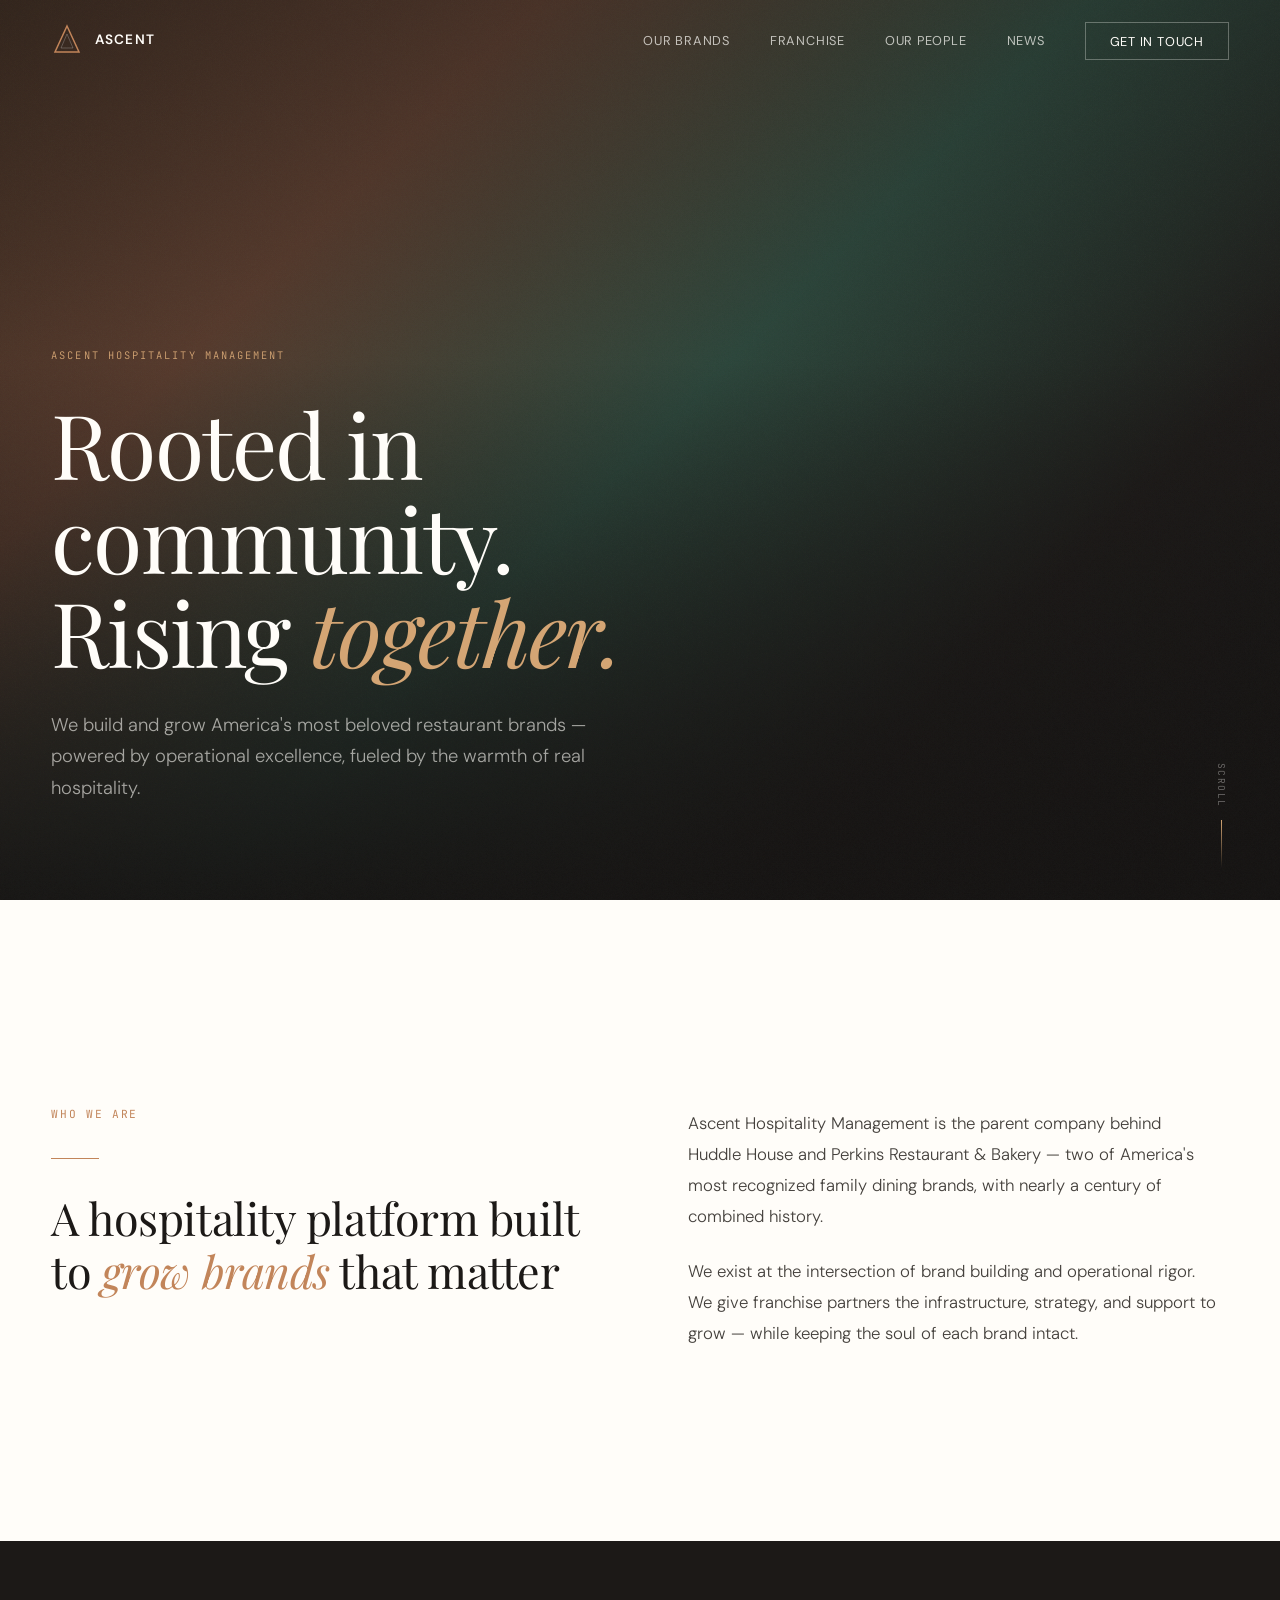
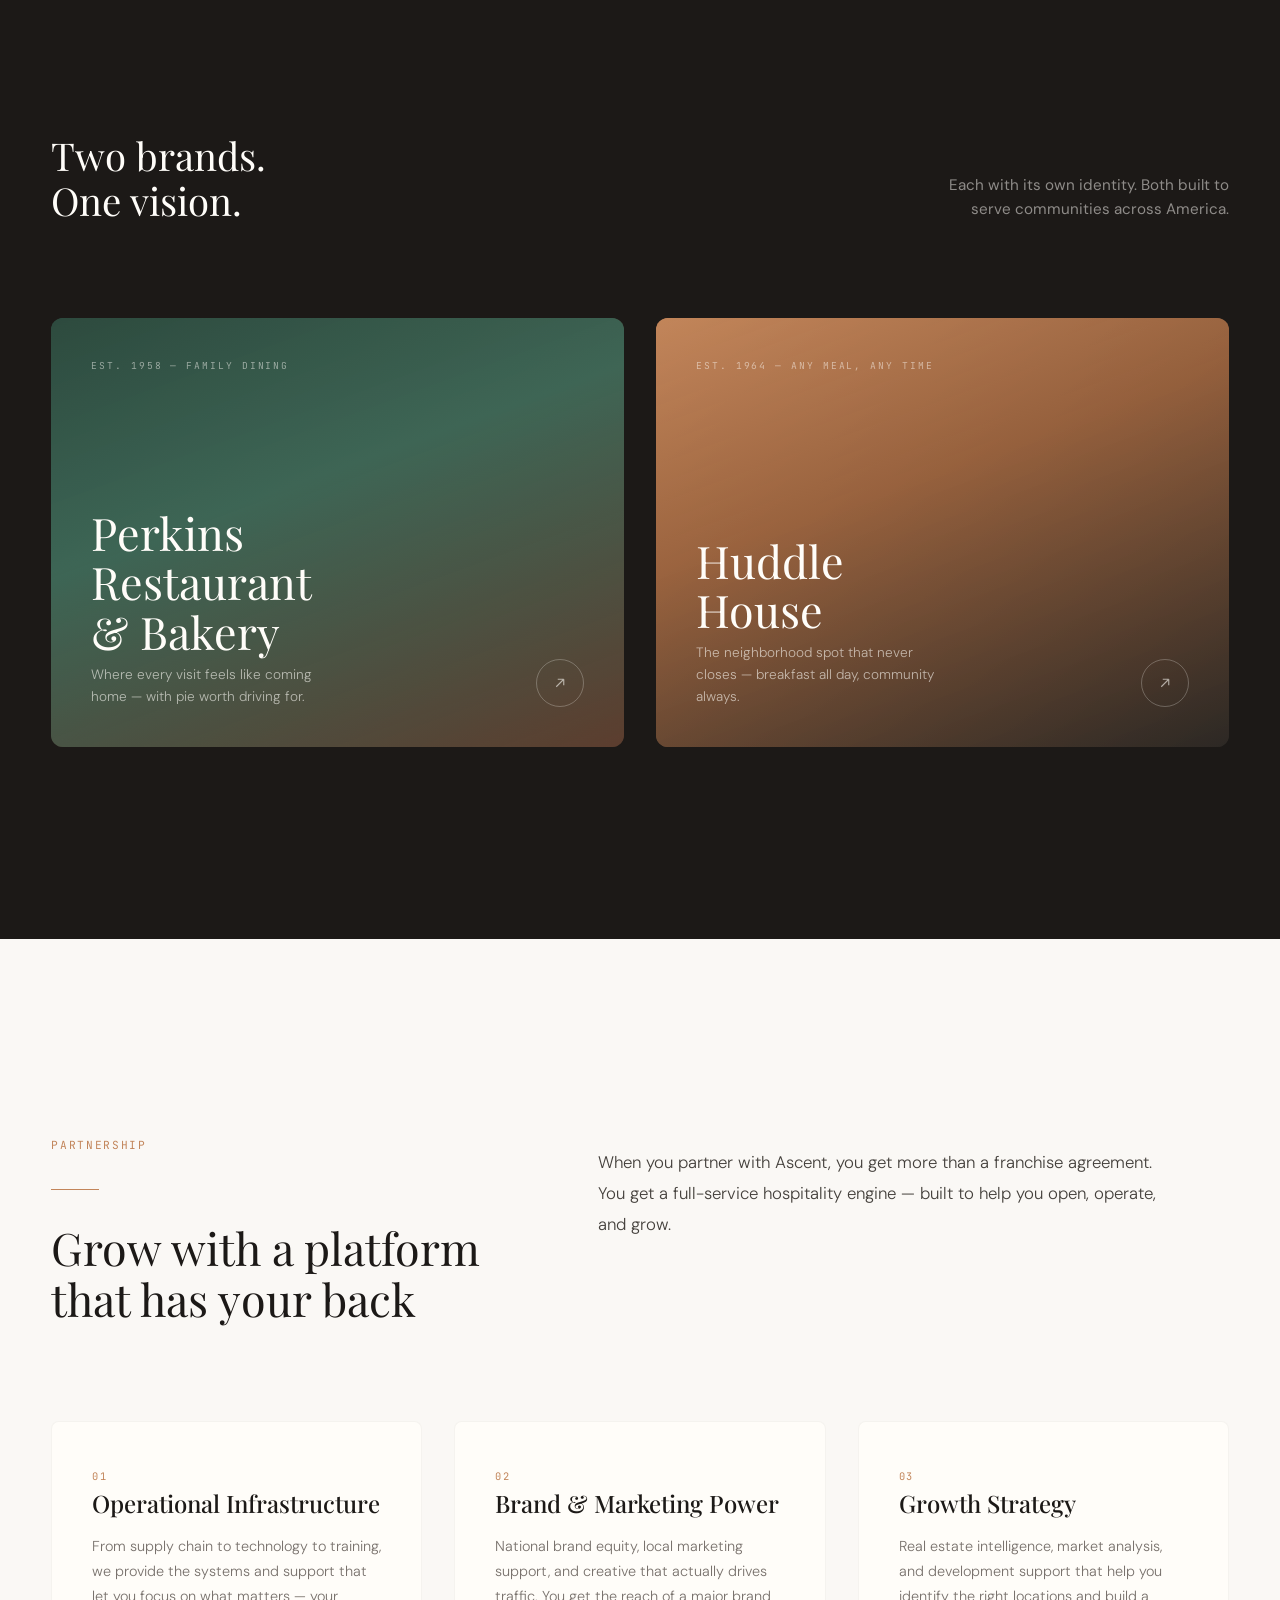
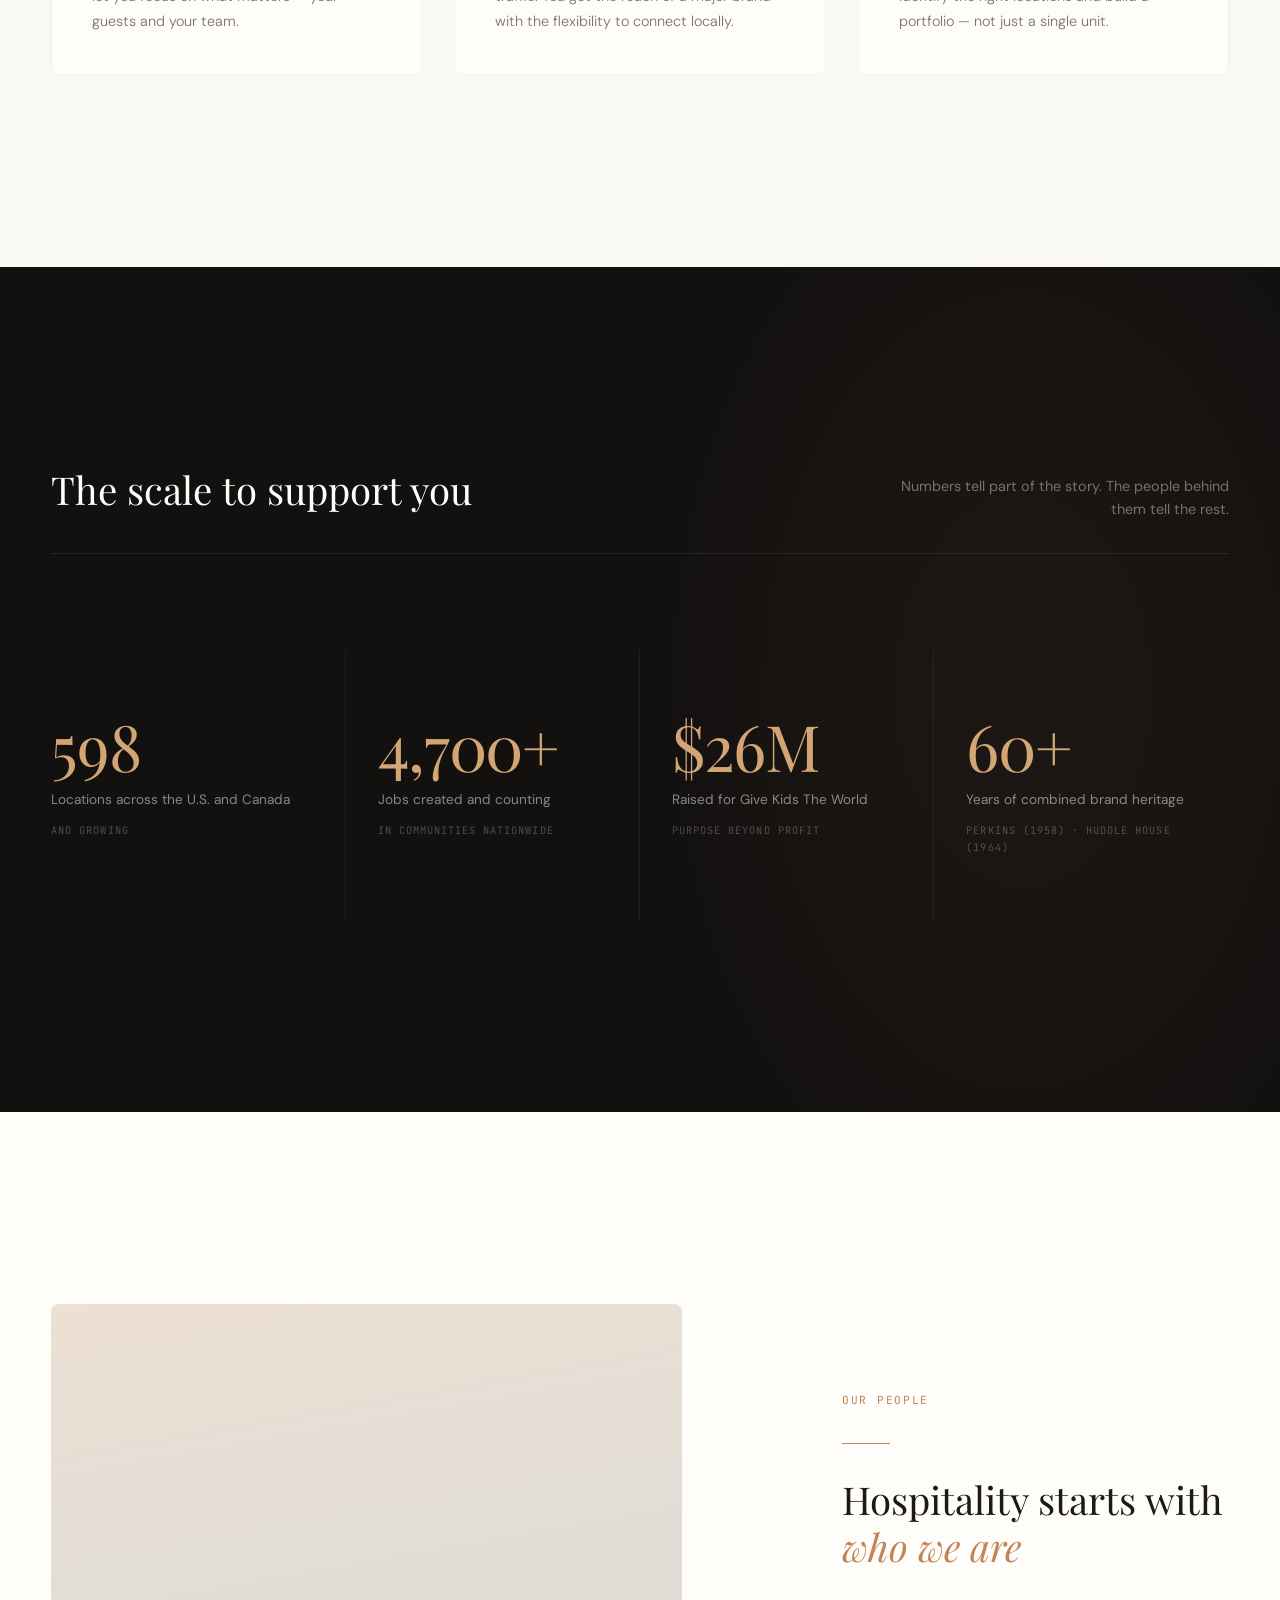
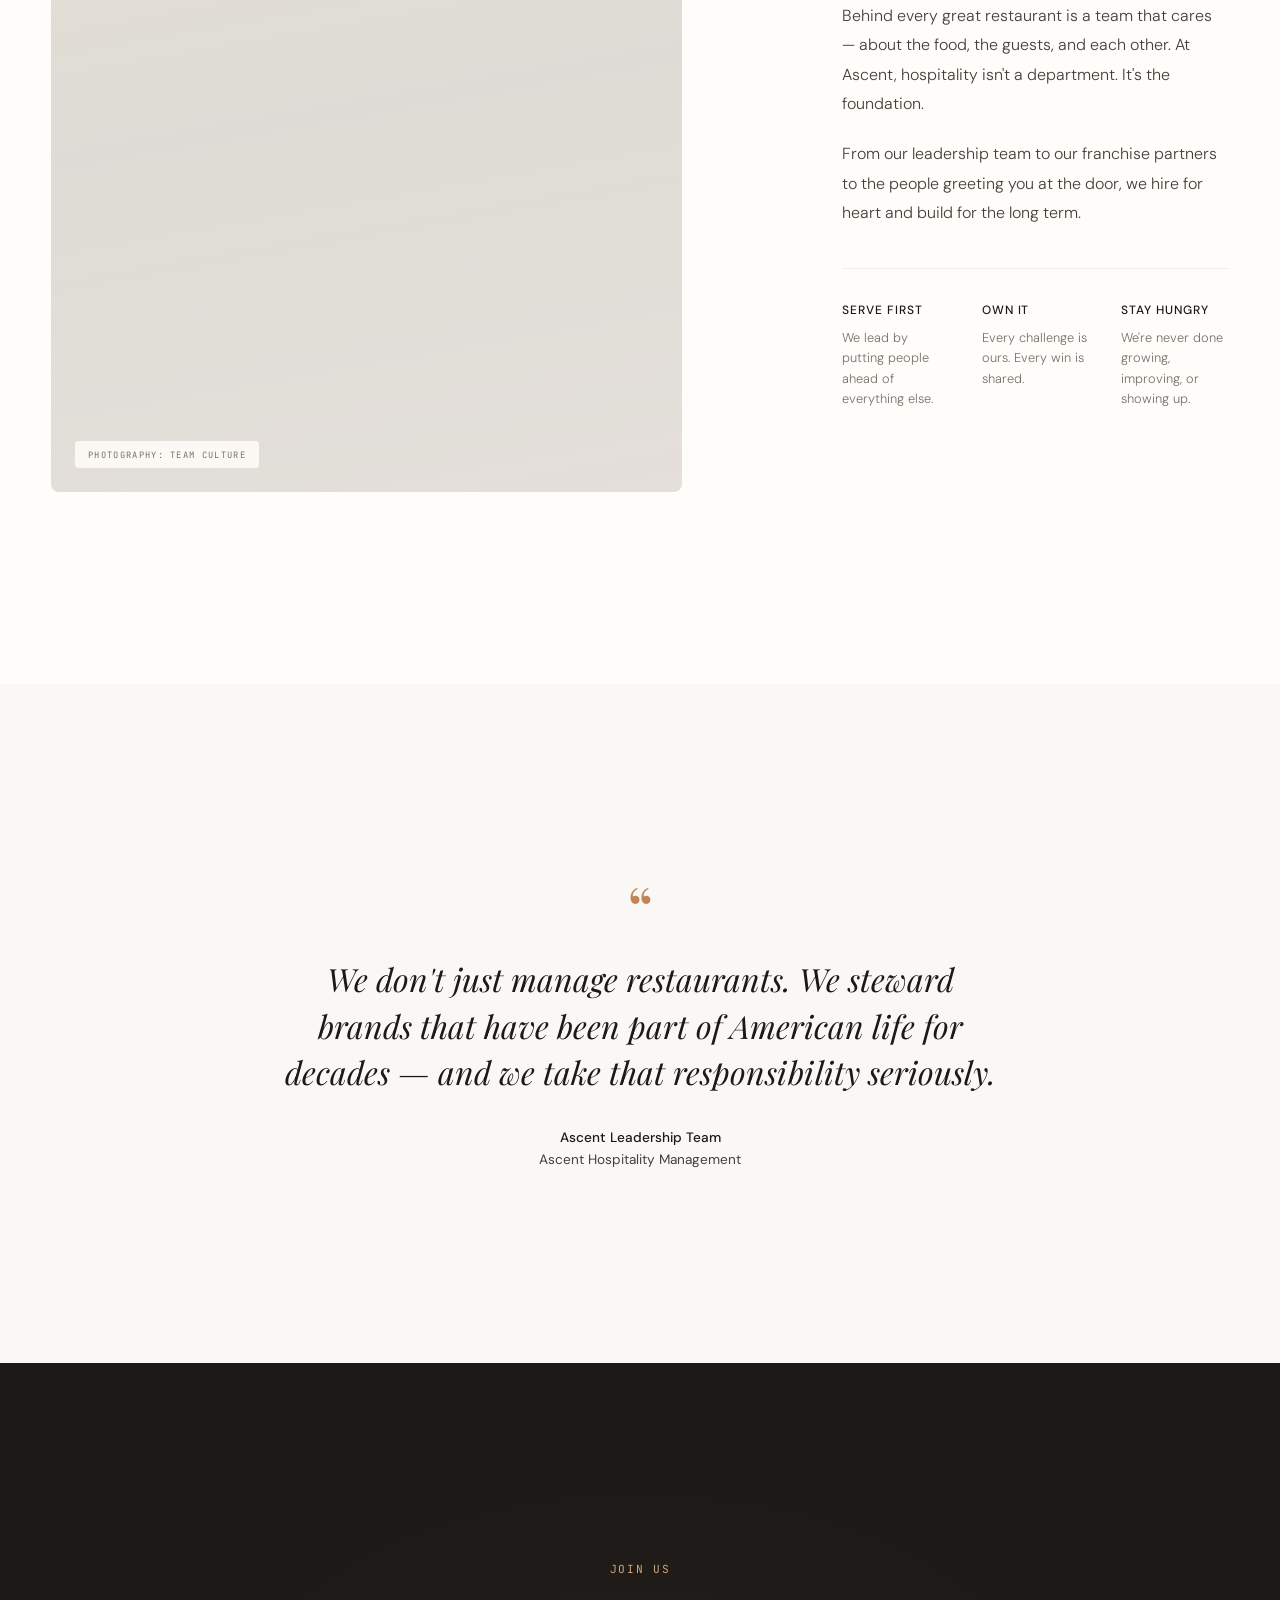
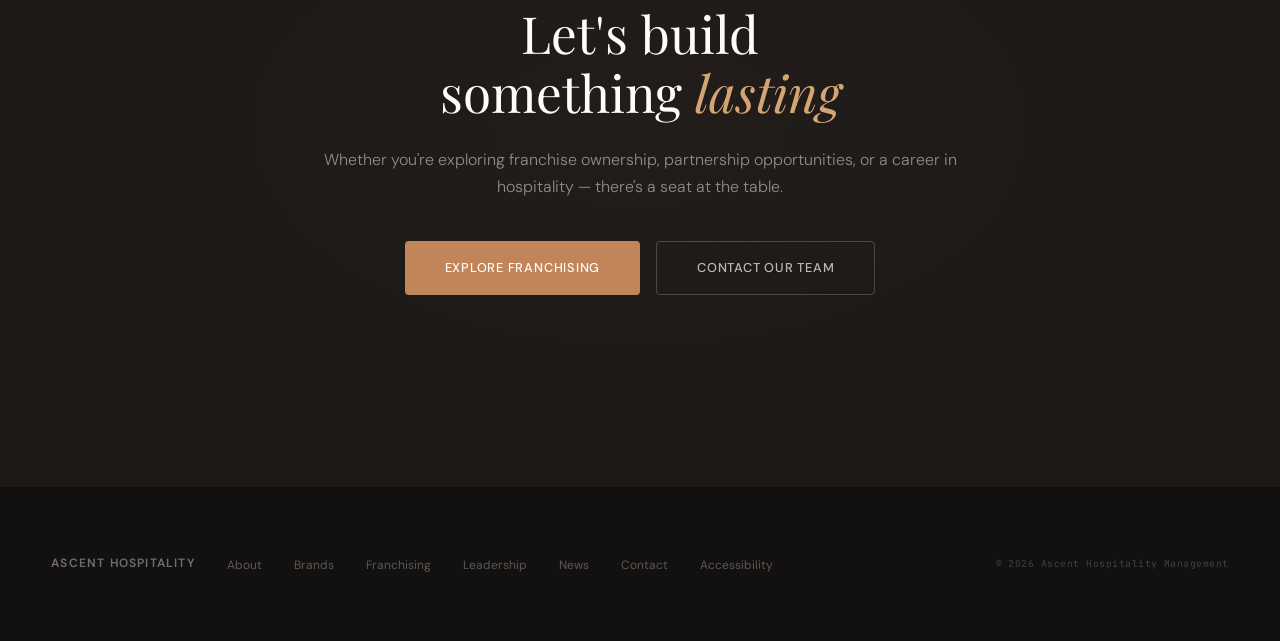
<file: test.html>
<!DOCTYPE html>
<html lang="en">
<head>
<meta charset="UTF-8">
<meta name="viewport" content="width=device-width, initial-scale=1.0">
<title>Ascent Hospitality Management — Rooted & Rising</title>

<!-- Typography: Freight Display Pro feel via Playfair Display + refined sans via DM Sans -->
<link rel="preconnect" href="https://fonts.googleapis.com">
<link rel="preconnect" href="https://fonts.gstatic.com" crossorigin>
<link href="https://fonts.googleapis.com/css2?family=Playfair+Display:ital,wght@0,400;0,500;0,600;0,700;1,400;1,500&family=DM+Sans:ital,wght@0,300;0,400;0,500;0,600;1,300;1,400&family=JetBrains+Mono:wght@300;400&display=swap" rel="stylesheet">

<style>
/* ═══════════════════════════════════════════════════════
   DESIGN TOKENS
   ═══════════════════════════════════════════════════════ */
:root {
  /* Palette — warm, grounded, premium */
  --black: #131110;
  --charcoal: #1c1917;
  --dark: #292524;
  --stone: #44403c;
  --warm-gray: #78716c;
  --sand: #a8a29e;
  --cream: #f5f0ea;
  --ivory: #faf8f5;
  --white: #fffdf9;
  --copper: #c2855a;
  --copper-light: #d4a574;
  --forest: #2d4a3e;
  --forest-light: #3d6b5a;

  /* Type scale — editorial, generous */
  --font-display: 'Playfair Display', Georgia, serif;
  --font-body: 'DM Sans', -apple-system, sans-serif;
  --font-mono: 'JetBrains Mono', monospace;

  /* Spacing — 8px base grid */
  --space-xs: 0.5rem;
  --space-sm: 1rem;
  --space-md: 2rem;
  --space-lg: 4rem;
  --space-xl: 6rem;
  --space-2xl: 8rem;
  --space-3xl: 12rem;

  /* Layout */
  --max-width: 1440px;
  --gutter: clamp(1.5rem, 4vw, 4rem);
  --column: calc((100% - var(--gutter) * 11) / 12);
}

/* ═══════════════════════════════════════════════════════
   RESET + BASE
   ═══════════════════════════════════════════════════════ */
*, *::before, *::after {
  margin: 0; padding: 0; box-sizing: border-box;
}

html {
  font-size: 16px;
  scroll-behavior: smooth;
  -webkit-font-smoothing: antialiased;
  -moz-osx-font-smoothing: grayscale;
}

body {
  font-family: var(--font-body);
  font-weight: 400;
  color: var(--charcoal);
  background: var(--white);
  line-height: 1.6;
  overflow-x: hidden;
}

img { max-width: 100%; display: block; }
a { color: inherit; text-decoration: none; }

/* ═══════════════════════════════════════════════════════
   UTILITY
   ═══════════════════════════════════════════════════════ */
.container {
  max-width: var(--max-width);
  margin: 0 auto;
  padding: 0 var(--gutter);
}

.eyebrow {
  font-family: var(--font-mono);
  font-size: 0.7rem;
  font-weight: 400;
  letter-spacing: 0.15em;
  text-transform: uppercase;
  color: var(--copper);
}

.section-pad {
  padding: var(--space-3xl) 0;
}

/* ═══════════════════════════════════════════════════════
   NAVIGATION
   ═══════════════════════════════════════════════════════ */
.nav {
  position: fixed;
  top: 0;
  left: 0;
  right: 0;
  z-index: 100;
  padding: 1.5rem var(--gutter);
  display: flex;
  justify-content: space-between;
  align-items: center;
  transition: background 0.4s ease, padding 0.4s ease;
}

.nav.scrolled {
  background: rgba(19, 17, 16, 0.92);
  backdrop-filter: blur(20px);
  -webkit-backdrop-filter: blur(20px);
  padding: 1rem var(--gutter);
}

.nav-logo {
  display: flex;
  align-items: center;
  gap: 0.75rem;
}

.nav-logo svg {
  width: 32px;
  height: 32px;
}

.nav-wordmark {
  font-family: var(--font-body);
  font-weight: 600;
  font-size: 0.85rem;
  letter-spacing: 0.08em;
  text-transform: uppercase;
  color: var(--white);
}

.nav-links {
  display: flex;
  gap: 2.5rem;
  list-style: none;
}

.nav-links a {
  font-family: var(--font-body);
  font-size: 0.8rem;
  font-weight: 400;
  letter-spacing: 0.06em;
  text-transform: uppercase;
  color: rgba(255, 253, 249, 0.7);
  transition: color 0.3s ease;
}

.nav-links a:hover {
  color: var(--copper-light);
}

.nav-cta {
  font-family: var(--font-body);
  font-size: 0.75rem;
  font-weight: 500;
  letter-spacing: 0.08em;
  text-transform: uppercase;
  color: var(--white) !important;
  border: 1px solid rgba(255,253,249,0.3);
  padding: 0.6rem 1.5rem;
  transition: all 0.3s ease;
}

.nav-cta:hover {
  background: var(--copper);
  border-color: var(--copper);
}

/* ═══════════════════════════════════════════════════════
   HERO
   ═══════════════════════════════════════════════════════ */
.hero {
  position: relative;
  min-height: 100vh;
  display: flex;
  flex-direction: column;
  justify-content: flex-end;
  padding: 0 var(--gutter) var(--space-xl);
  background: var(--black);
  overflow: hidden;
}

.hero-bg {
  position: absolute;
  inset: 0;
  /* Warm, cinematic gradient simulating a diner interior at golden hour */
  background:
    linear-gradient(180deg,
      rgba(19,17,16,0.3) 0%,
      rgba(19,17,16,0.1) 40%,
      rgba(19,17,16,0.7) 80%,
      rgba(19,17,16,0.95) 100%
    ),
    linear-gradient(135deg,
      #3d2b1f 0%,
      #5c3d2e 25%,
      #2d4a3e 50%,
      #1c1917 75%,
      #131110 100%
    );
}

/* Simulated photography overlay — warm grain */
.hero-bg::after {
  content: '';
  position: absolute;
  inset: 0;
  background-image: url("data:image/svg+xml,%3Csvg viewBox='0 0 512 512' xmlns='http://www.w3.org/2000/svg'%3E%3Cfilter id='noise'%3E%3CfeTurbulence type='fractalNoise' baseFrequency='0.9' numOctaves='4' stitchTiles='stitch'/%3E%3C/filter%3E%3Crect width='100%25' height='100%25' filter='url(%23noise)' opacity='0.035'/%3E%3C/svg%3E");
  background-size: 256px;
  pointer-events: none;
}

.hero-content {
  position: relative;
  z-index: 2;
  max-width: var(--max-width);
  margin: 0 auto;
  width: 100%;
}

.hero-eyebrow {
  font-family: var(--font-mono);
  font-size: 0.65rem;
  font-weight: 300;
  letter-spacing: 0.2em;
  text-transform: uppercase;
  color: var(--copper-light);
  margin-bottom: 2rem;
  opacity: 0;
  animation: fadeUp 0.8s ease 0.4s forwards;
}

.hero h1 {
  font-family: var(--font-display);
  font-size: clamp(3rem, 7vw, 6.5rem);
  font-weight: 400;
  line-height: 1.05;
  color: var(--white);
  max-width: 14ch;
  letter-spacing: -0.02em;
  opacity: 0;
  animation: fadeUp 1s ease 0.6s forwards;
}

.hero h1 em {
  font-style: italic;
  color: var(--copper-light);
}

.hero-sub {
  font-family: var(--font-body);
  font-size: 1.15rem;
  font-weight: 300;
  line-height: 1.7;
  color: rgba(255,253,249,0.6);
  max-width: 42ch;
  margin-top: 2rem;
  opacity: 0;
  animation: fadeUp 0.8s ease 0.9s forwards;
}

.hero-scroll-indicator {
  position: absolute;
  bottom: 2rem;
  right: var(--gutter);
  display: flex;
  flex-direction: column;
  align-items: center;
  gap: 0.75rem;
  opacity: 0;
  animation: fadeUp 0.8s ease 1.2s forwards;
}

.hero-scroll-indicator span {
  font-family: var(--font-mono);
  font-size: 0.6rem;
  letter-spacing: 0.15em;
  text-transform: uppercase;
  color: rgba(255,253,249,0.35);
  writing-mode: vertical-rl;
}

.scroll-line {
  width: 1px;
  height: 48px;
  background: linear-gradient(to bottom, var(--copper-light), transparent);
  animation: scrollPulse 2s ease infinite;
}

/* ═══════════════════════════════════════════════════════
   BRAND STATEMENT
   ═══════════════════════════════════════════════════════ */
.brand-statement {
  padding: var(--space-3xl) var(--gutter);
  background: var(--white);
}

.brand-statement-inner {
  max-width: var(--max-width);
  margin: 0 auto;
  display: grid;
  grid-template-columns: 1fr 1fr;
  gap: var(--space-xl);
  align-items: start;
}

.brand-statement-left {
  padding-top: 0.5rem;
}

.brand-statement h2 {
  font-family: var(--font-display);
  font-size: clamp(2.2rem, 3.5vw, 3.5rem);
  font-weight: 400;
  line-height: 1.2;
  color: var(--charcoal);
  letter-spacing: -0.01em;
}

.brand-statement h2 em {
  font-style: italic;
  color: var(--copper);
}

.brand-statement-right {
  padding-top: 1rem;
}

.brand-statement-right p {
  font-family: var(--font-body);
  font-size: 1.05rem;
  font-weight: 300;
  line-height: 1.85;
  color: var(--stone);
  max-width: 48ch;
}

.brand-statement-right p + p {
  margin-top: 1.5rem;
}

.divider {
  display: block;
  width: 48px;
  height: 1px;
  background: var(--copper);
  margin: 2rem 0;
}

/* ═══════════════════════════════════════════════════════
   OUR BRANDS
   ═══════════════════════════════════════════════════════ */
.brands {
  background: var(--charcoal);
  padding: var(--space-3xl) 0;
  overflow: hidden;
}

.brands-header {
  max-width: var(--max-width);
  margin: 0 auto;
  padding: 0 var(--gutter);
  margin-bottom: var(--space-xl);
  display: flex;
  justify-content: space-between;
  align-items: flex-end;
}

.brands-header h2 {
  font-family: var(--font-display);
  font-size: clamp(2rem, 3vw, 3rem);
  font-weight: 400;
  color: var(--white);
  line-height: 1.15;
}

.brands-header p {
  font-family: var(--font-body);
  font-size: 0.95rem;
  color: rgba(255,253,249,0.5);
  max-width: 32ch;
  text-align: right;
  line-height: 1.6;
}

.brand-cards {
  max-width: var(--max-width);
  margin: 0 auto;
  padding: 0 var(--gutter);
  display: grid;
  grid-template-columns: 1fr 1fr;
  gap: 2rem;
}

.brand-card {
  position: relative;
  border-radius: 12px;
  overflow: hidden;
  aspect-ratio: 4/3;
  cursor: pointer;
  group: true;
}

.brand-card-bg {
  position: absolute;
  inset: 0;
  transition: transform 0.6s cubic-bezier(0.16, 1, 0.3, 1);
}

.brand-card:hover .brand-card-bg {
  transform: scale(1.04);
}

/* Perkins — warm greens and baked warmth */
.brand-card--perkins .brand-card-bg {
  background:
    linear-gradient(160deg,
      rgba(45,74,62,0.9) 0%,
      rgba(61,107,90,0.85) 40%,
      rgba(92,61,46,0.7) 100%
    ),
    linear-gradient(to bottom right, #2d4a3e, #5c3d2e);
}

/* Huddle House — warm amber, diner energy */
.brand-card--huddle .brand-card-bg {
  background:
    linear-gradient(160deg,
      rgba(194,133,90,0.85) 0%,
      rgba(156,98,60,0.8) 40%,
      rgba(44,40,36,0.9) 100%
    ),
    linear-gradient(to bottom right, #c2855a, #2c2824);
}

.brand-card-content {
  position: relative;
  z-index: 2;
  height: 100%;
  display: flex;
  flex-direction: column;
  justify-content: space-between;
  padding: 2.5rem;
}

.brand-card-label {
  font-family: var(--font-mono);
  font-size: 0.6rem;
  letter-spacing: 0.2em;
  text-transform: uppercase;
  color: rgba(255,253,249,0.5);
}

.brand-card-bottom {
  display: flex;
  justify-content: space-between;
  align-items: flex-end;
}

.brand-card h3 {
  font-family: var(--font-display);
  font-size: clamp(2rem, 3.5vw, 3.2rem);
  font-weight: 400;
  color: var(--white);
  line-height: 1.1;
}

.brand-card-tagline {
  font-family: var(--font-body);
  font-size: 0.85rem;
  font-weight: 300;
  color: rgba(255,253,249,0.6);
  margin-top: 0.5rem;
  max-width: 28ch;
}

.brand-card-arrow {
  width: 48px;
  height: 48px;
  border-radius: 50%;
  border: 1px solid rgba(255,253,249,0.25);
  display: flex;
  align-items: center;
  justify-content: center;
  transition: all 0.3s ease;
  flex-shrink: 0;
}

.brand-card:hover .brand-card-arrow {
  background: var(--white);
  border-color: var(--white);
}

.brand-card:hover .brand-card-arrow svg path {
  stroke: var(--charcoal);
}

.brand-card-arrow svg {
  width: 18px;
  height: 18px;
}

.brand-card-arrow svg path {
  stroke: rgba(255,253,249,0.6);
  transition: stroke 0.3s ease;
}

/* ═══════════════════════════════════════════════════════
   FRANCHISE / WHY ASCENT
   ═══════════════════════════════════════════════════════ */
.franchise {
  padding: var(--space-3xl) var(--gutter);
  background: var(--ivory);
}

.franchise-inner {
  max-width: var(--max-width);
  margin: 0 auto;
}

.franchise-top {
  display: grid;
  grid-template-columns: 5fr 7fr;
  gap: var(--space-xl);
  align-items: start;
  margin-bottom: var(--space-xl);
}

.franchise h2 {
  font-family: var(--font-display);
  font-size: clamp(2.2rem, 3.5vw, 3.5rem);
  font-weight: 400;
  line-height: 1.15;
  color: var(--charcoal);
}

.franchise-intro {
  font-family: var(--font-body);
  font-size: 1.05rem;
  font-weight: 300;
  line-height: 1.85;
  color: var(--stone);
  max-width: 52ch;
  padding-top: 1rem;
}

.franchise-pillars {
  display: grid;
  grid-template-columns: repeat(3, 1fr);
  gap: 2rem;
  margin-top: var(--space-lg);
}

.pillar {
  padding: 2.5rem;
  background: var(--white);
  border-radius: 8px;
  border: 1px solid rgba(0,0,0,0.04);
  transition: transform 0.3s ease, box-shadow 0.3s ease;
}

.pillar:hover {
  transform: translateY(-4px);
  box-shadow: 0 24px 48px rgba(0,0,0,0.06);
}

.pillar-number {
  font-family: var(--font-mono);
  font-size: 0.65rem;
  letter-spacing: 0.15em;
  color: var(--copper);
  margin-bottom: 1.5rem;
}

.pillar h3 {
  font-family: var(--font-display);
  font-size: 1.5rem;
  font-weight: 500;
  color: var(--charcoal);
  margin-bottom: 1rem;
  line-height: 1.25;
}

.pillar p {
  font-family: var(--font-body);
  font-size: 0.9rem;
  font-weight: 300;
  line-height: 1.75;
  color: var(--warm-gray);
}

/* ═══════════════════════════════════════════════════════
   SCALE / PROOF — EDITORIAL NUMBER MOMENT
   ═══════════════════════════════════════════════════════ */
.scale {
  padding: var(--space-3xl) var(--gutter);
  background: var(--black);
  position: relative;
  overflow: hidden;
}

.scale::before {
  content: '';
  position: absolute;
  top: -20%;
  right: -10%;
  width: 60%;
  height: 140%;
  background: radial-gradient(ellipse, rgba(194,133,90,0.06) 0%, transparent 70%);
  pointer-events: none;
}

.scale-inner {
  max-width: var(--max-width);
  margin: 0 auto;
  position: relative;
  z-index: 2;
}

.scale-top {
  display: flex;
  justify-content: space-between;
  align-items: flex-end;
  margin-bottom: var(--space-xl);
  border-bottom: 1px solid rgba(255,253,249,0.08);
  padding-bottom: var(--space-md);
}

.scale-top h2 {
  font-family: var(--font-display);
  font-size: clamp(2rem, 3vw, 2.5rem);
  font-weight: 400;
  color: var(--white);
}

.scale-top p {
  font-family: var(--font-body);
  font-size: 0.9rem;
  color: rgba(255,253,249,0.4);
  max-width: 36ch;
  text-align: right;
  line-height: 1.6;
}

.stats-grid {
  display: grid;
  grid-template-columns: repeat(4, 1fr);
  gap: 0;
}

.stat {
  padding: var(--space-lg) 0;
  border-right: 1px solid rgba(255,253,249,0.06);
  padding-right: 2rem;
}

.stat:last-child {
  border-right: none;
}

.stat:not(:first-child) {
  padding-left: 2rem;
}

.stat-number {
  font-family: var(--font-display);
  font-size: clamp(3rem, 5vw, 4.5rem);
  font-weight: 400;
  color: var(--copper-light);
  line-height: 1;
  margin-bottom: 0.75rem;
  letter-spacing: -0.02em;
}

.stat-label {
  font-family: var(--font-body);
  font-size: 0.85rem;
  font-weight: 400;
  color: rgba(255,253,249,0.5);
  line-height: 1.5;
}

.stat-detail {
  font-family: var(--font-mono);
  font-size: 0.65rem;
  letter-spacing: 0.1em;
  text-transform: uppercase;
  color: rgba(255,253,249,0.25);
  margin-top: 0.75rem;
}

/* ═══════════════════════════════════════════════════════
   PEOPLE / CULTURE — EDITORIAL SPLIT
   ═══════════════════════════════════════════════════════ */
.culture {
  padding: var(--space-3xl) var(--gutter);
  background: var(--white);
}

.culture-inner {
  max-width: var(--max-width);
  margin: 0 auto;
  display: grid;
  grid-template-columns: 7fr 5fr;
  gap: var(--space-xl);
  align-items: center;
}

.culture-image {
  aspect-ratio: 4/5;
  border-radius: 8px;
  overflow: hidden;
  position: relative;
  /* Warm photographic placeholder */
  background:
    linear-gradient(170deg,
      rgba(194,133,90,0.15) 0%,
      rgba(45,74,62,0.12) 50%,
      rgba(28,25,23,0.08) 100%
    ),
    var(--cream);
}

.culture-image-label {
  position: absolute;
  bottom: 1.5rem;
  left: 1.5rem;
  font-family: var(--font-mono);
  font-size: 0.55rem;
  letter-spacing: 0.15em;
  text-transform: uppercase;
  color: var(--warm-gray);
  background: rgba(255,253,249,0.85);
  backdrop-filter: blur(8px);
  padding: 0.4rem 0.8rem;
  border-radius: 3px;
}

.culture-text {
  padding-left: var(--space-lg);
}

.culture-text h2 {
  font-family: var(--font-display);
  font-size: clamp(2rem, 3vw, 3rem);
  font-weight: 400;
  line-height: 1.2;
  color: var(--charcoal);
  margin-bottom: 2rem;
}

.culture-text h2 em {
  font-style: italic;
  color: var(--copper);
}

.culture-text p {
  font-family: var(--font-body);
  font-size: 1rem;
  font-weight: 300;
  line-height: 1.85;
  color: var(--stone);
  max-width: 40ch;
}

.culture-text p + p {
  margin-top: 1.25rem;
}

.culture-values {
  display: flex;
  gap: 2rem;
  margin-top: 2.5rem;
  padding-top: 2rem;
  border-top: 1px solid rgba(0,0,0,0.06);
}

.value-item {
  flex: 1;
}

.value-item h4 {
  font-family: var(--font-body);
  font-size: 0.75rem;
  font-weight: 500;
  letter-spacing: 0.08em;
  text-transform: uppercase;
  color: var(--charcoal);
  margin-bottom: 0.5rem;
}

.value-item p {
  font-family: var(--font-body);
  font-size: 0.8rem;
  font-weight: 300;
  line-height: 1.6;
  color: var(--warm-gray);
}

/* ═══════════════════════════════════════════════════════
   QUOTE / LEADERSHIP PULL
   ═══════════════════════════════════════════════════════ */
.quote-section {
  padding: var(--space-3xl) var(--gutter);
  background: var(--ivory);
  text-align: center;
}

.quote-section-inner {
  max-width: 720px;
  margin: 0 auto;
}

.quote-mark {
  font-family: var(--font-display);
  font-size: 4rem;
  color: var(--copper);
  line-height: 1;
  margin-bottom: 1rem;
}

.quote-text {
  font-family: var(--font-display);
  font-size: clamp(1.5rem, 2.5vw, 2.2rem);
  font-weight: 400;
  font-style: italic;
  line-height: 1.45;
  color: var(--charcoal);
  margin-bottom: 2rem;
}

.quote-attribution {
  font-family: var(--font-body);
  font-size: 0.85rem;
  font-weight: 400;
  color: var(--stone);
}

.quote-attribution strong {
  font-weight: 500;
  color: var(--charcoal);
}

/* ═══════════════════════════════════════════════════════
   FINAL CTA
   ═══════════════════════════════════════════════════════ */
.final-cta {
  padding: var(--space-3xl) var(--gutter);
  background: var(--charcoal);
  text-align: center;
  position: relative;
  overflow: hidden;
}

.final-cta::before {
  content: '';
  position: absolute;
  top: 50%;
  left: 50%;
  transform: translate(-50%, -50%);
  width: 80%;
  height: 80%;
  background: radial-gradient(ellipse, rgba(194,133,90,0.04) 0%, transparent 70%);
  pointer-events: none;
}

.final-cta-inner {
  position: relative;
  z-index: 2;
  max-width: 640px;
  margin: 0 auto;
}

.final-cta h2 {
  font-family: var(--font-display);
  font-size: clamp(2.5rem, 4vw, 4rem);
  font-weight: 400;
  line-height: 1.15;
  color: var(--white);
  margin-bottom: 1.5rem;
}

.final-cta h2 em {
  font-style: italic;
  color: var(--copper-light);
}

.final-cta p {
  font-family: var(--font-body);
  font-size: 1rem;
  font-weight: 300;
  line-height: 1.7;
  color: rgba(255,253,249,0.5);
  margin-bottom: 2.5rem;
}

.cta-buttons {
  display: flex;
  gap: 1rem;
  justify-content: center;
}

.btn {
  display: inline-flex;
  align-items: center;
  gap: 0.5rem;
  font-family: var(--font-body);
  font-size: 0.8rem;
  font-weight: 500;
  letter-spacing: 0.06em;
  text-transform: uppercase;
  padding: 1rem 2.5rem;
  border-radius: 4px;
  transition: all 0.3s ease;
  cursor: pointer;
  border: none;
}

.btn-primary {
  background: var(--copper);
  color: var(--white);
}

.btn-primary:hover {
  background: var(--copper-light);
}

.btn-outline {
  background: transparent;
  color: rgba(255,253,249,0.7);
  border: 1px solid rgba(255,253,249,0.2);
}

.btn-outline:hover {
  color: var(--white);
  border-color: rgba(255,253,249,0.5);
}

/* ═══════════════════════════════════════════════════════
   FOOTER
   ═══════════════════════════════════════════════════════ */
.footer {
  padding: var(--space-lg) var(--gutter);
  background: var(--black);
}

.footer-inner {
  max-width: var(--max-width);
  margin: 0 auto;
  display: flex;
  justify-content: space-between;
  align-items: center;
}

.footer-left {
  display: flex;
  align-items: center;
  gap: 2rem;
}

.footer-logo {
  font-family: var(--font-body);
  font-weight: 600;
  font-size: 0.75rem;
  letter-spacing: 0.1em;
  text-transform: uppercase;
  color: rgba(255,253,249,0.4);
}

.footer-links {
  display: flex;
  gap: 2rem;
  list-style: none;
}

.footer-links a {
  font-family: var(--font-body);
  font-size: 0.75rem;
  color: rgba(255,253,249,0.3);
  transition: color 0.3s ease;
}

.footer-links a:hover {
  color: rgba(255,253,249,0.6);
}

.footer-copy {
  font-family: var(--font-mono);
  font-size: 0.6rem;
  color: rgba(255,253,249,0.2);
  letter-spacing: 0.05em;
}

/* ═══════════════════════════════════════════════════════
   ANIMATIONS
   ═══════════════════════════════════════════════════════ */
@keyframes fadeUp {
  from {
    opacity: 0;
    transform: translateY(24px);
  }
  to {
    opacity: 1;
    transform: translateY(0);
  }
}

@keyframes scrollPulse {
  0%, 100% { opacity: 0.4; transform: scaleY(1); }
  50% { opacity: 1; transform: scaleY(1.2); }
}

/* Scroll reveal */
.reveal {
  opacity: 0;
  transform: translateY(32px);
  transition: opacity 0.7s ease, transform 0.7s ease;
}

.reveal.visible {
  opacity: 1;
  transform: translateY(0);
}

.reveal-delay-1 { transition-delay: 0.1s; }
.reveal-delay-2 { transition-delay: 0.2s; }
.reveal-delay-3 { transition-delay: 0.3s; }
.reveal-delay-4 { transition-delay: 0.4s; }

/* ═══════════════════════════════════════════════════════
   RESPONSIVE
   ═══════════════════════════════════════════════════════ */
@media (max-width: 1024px) {
  .brand-statement-inner { grid-template-columns: 1fr; gap: var(--space-md); }
  .franchise-top { grid-template-columns: 1fr; }
  .franchise-pillars { grid-template-columns: 1fr; }
  .stats-grid { grid-template-columns: repeat(2, 1fr); }
  .stat { border-right: none; padding: 2rem 0; }
  .stat:not(:first-child) { padding-left: 0; }
  .culture-inner { grid-template-columns: 1fr; }
  .culture-text { padding-left: 0; padding-top: var(--space-md); }
}

@media (max-width: 768px) {
  .nav-links { display: none; }
  .brand-cards { grid-template-columns: 1fr; }
  .stats-grid { grid-template-columns: 1fr; }
  .cta-buttons { flex-direction: column; align-items: center; }
  .brands-header { flex-direction: column; align-items: flex-start; gap: 1rem; }
  .brands-header p { text-align: left; }
  .scale-top { flex-direction: column; align-items: flex-start; gap: 1rem; }
  .scale-top p { text-align: left; }
  .footer-inner { flex-direction: column; gap: 1.5rem; text-align: center; }
  .footer-left { flex-direction: column; }
  .culture-values { flex-direction: column; gap: 1.5rem; }
}
</style>
</head>
<body>

<!-- ═══════════════════════════════════════════════════════
     NAVIGATION
     ═══════════════════════════════════════════════════════ -->
<nav class="nav" id="nav">
  <div class="nav-logo">
    <svg viewBox="0 0 32 32" fill="none" xmlns="http://www.w3.org/2000/svg">
      <path d="M16 2L28 28H4L16 2Z" stroke="#c2855a" stroke-width="1.5" fill="none"/>
      <path d="M16 10L22 24H10L16 10Z" stroke="rgba(255,253,249,0.3)" stroke-width="0.75" fill="none"/>
    </svg>
    <span class="nav-wordmark">Ascent</span>
  </div>
  <ul class="nav-links">
    <li><a href="#brands-section">Our Brands</a></li>
    <li><a href="#franchise-section">Franchise</a></li>
    <li><a href="#culture-section">Our People</a></li>
    <li><a href="#">News</a></li>
    <li><a href="#" class="nav-cta">Get in Touch</a></li>
  </ul>
</nav>

<!-- ═══════════════════════════════════════════════════════
     HERO
     Section: The opening statement
     Feel: Cinematic confidence. Warmth meets scale.
     ═══════════════════════════════════════════════════════ -->
<section class="hero">
  <div class="hero-bg"></div>
  <div class="hero-content">
    <p class="hero-eyebrow">Ascent Hospitality Management</p>
    <h1>Rooted in community.<br>Rising <em>together.</em></h1>
    <p class="hero-sub">We build and grow America's most beloved restaurant brands — powered by operational excellence, fueled by the warmth of real hospitality.</p>
  </div>
  <div class="hero-scroll-indicator">
    <span>Scroll</span>
    <div class="scroll-line"></div>
  </div>
</section>

<!-- ═══════════════════════════════════════════════════════
     BRAND STATEMENT
     Section: Who Ascent Is
     Feel: Clarity. Confidence. Purposeful.
     ═══════════════════════════════════════════════════════ -->
<section class="brand-statement">
  <div class="brand-statement-inner reveal">
    <div class="brand-statement-left">
      <span class="eyebrow">Who We Are</span>
      <span class="divider"></span>
      <h2>A hospitality platform built to <em>grow brands</em> that matter</h2>
    </div>
    <div class="brand-statement-right">
      <p>Ascent Hospitality Management is the parent company behind Huddle House and Perkins Restaurant & Bakery — two of America's most recognized family dining brands, with nearly a century of combined history.</p>
      <p>We exist at the intersection of brand building and operational rigor. We give franchise partners the infrastructure, strategy, and support to grow — while keeping the soul of each brand intact.</p>
    </div>
  </div>
</section>

<!-- ═══════════════════════════════════════════════════════
     OUR BRANDS
     Section: Brand Portfolio
     Feel: Pride. Distinction. Two brands, one platform.
     ═══════════════════════════════════════════════════════ -->
<section class="brands" id="brands-section">
  <div class="brands-header reveal">
    <h2>Two brands.<br>One vision.</h2>
    <p>Each with its own identity. Both built to serve communities across America.</p>
  </div>
  <div class="brand-cards">
    <a href="https://www.perkinsrestaurants.com" class="brand-card brand-card--perkins reveal reveal-delay-1">
      <div class="brand-card-bg"></div>
      <div class="brand-card-content">
        <span class="brand-card-label">Est. 1958 &mdash; Family Dining</span>
        <div class="brand-card-bottom">
          <div>
            <h3>Perkins<br>Restaurant<br>&amp; Bakery</h3>
            <p class="brand-card-tagline">Where every visit feels like coming home — with pie worth driving for.</p>
          </div>
          <div class="brand-card-arrow">
            <svg viewBox="0 0 24 24" fill="none" stroke-width="1.5">
              <path d="M7 17L17 7M17 7H9M17 7V15" stroke="currentColor"/>
            </svg>
          </div>
        </div>
      </div>
    </a>
    <a href="https://www.huddlehouse.com" class="brand-card brand-card--huddle reveal reveal-delay-2">
      <div class="brand-card-bg"></div>
      <div class="brand-card-content">
        <span class="brand-card-label">Est. 1964 &mdash; Any Meal, Any Time</span>
        <div class="brand-card-bottom">
          <div>
            <h3>Huddle<br>House</h3>
            <p class="brand-card-tagline">The neighborhood spot that never closes — breakfast all day, community always.</p>
          </div>
          <div class="brand-card-arrow">
            <svg viewBox="0 0 24 24" fill="none" stroke-width="1.5">
              <path d="M7 17L17 7M17 7H9M17 7V15" stroke="currentColor"/>
            </svg>
          </div>
        </div>
      </div>
    </a>
  </div>
</section>

<!-- ═══════════════════════════════════════════════════════
     FRANCHISE / WHY ASCENT
     Section: The Growth Proposition
     Feel: Credibility. Strategic clarity. Partnership.
     ═══════════════════════════════════════════════════════ -->
<section class="franchise" id="franchise-section">
  <div class="franchise-inner">
    <div class="franchise-top reveal">
      <div>
        <span class="eyebrow">Partnership</span>
        <span class="divider"></span>
        <h2>Grow with a platform that has your back</h2>
      </div>
      <p class="franchise-intro">When you partner with Ascent, you get more than a franchise agreement. You get a full-service hospitality engine — built to help you open, operate, and grow.</p>
    </div>
    <div class="franchise-pillars">
      <div class="pillar reveal reveal-delay-1">
        <span class="pillar-number">01</span>
        <h3>Operational Infrastructure</h3>
        <p>From supply chain to technology to training, we provide the systems and support that let you focus on what matters — your guests and your team.</p>
      </div>
      <div class="pillar reveal reveal-delay-2">
        <span class="pillar-number">02</span>
        <h3>Brand & Marketing Power</h3>
        <p>National brand equity, local marketing support, and creative that actually drives traffic. You get the reach of a major brand with the flexibility to connect locally.</p>
      </div>
      <div class="pillar reveal reveal-delay-3">
        <span class="pillar-number">03</span>
        <h3>Growth Strategy</h3>
        <p>Real estate intelligence, market analysis, and development support that help you identify the right locations and build a portfolio — not just a single unit.</p>
      </div>
    </div>
  </div>
</section>

<!-- ═══════════════════════════════════════════════════════
     SCALE / PROOF
     Section: Numbers That Matter
     Feel: Gravitas. Earned credibility. Quiet confidence.
     ═══════════════════════════════════════════════════════ -->
<section class="scale">
  <div class="scale-inner">
    <div class="scale-top reveal">
      <h2>The scale to support you</h2>
      <p>Numbers tell part of the story. The people behind them tell the rest.</p>
    </div>
    <div class="stats-grid">
      <div class="stat reveal reveal-delay-1">
        <div class="stat-number">598</div>
        <div class="stat-label">Locations across the U.S. and Canada</div>
        <div class="stat-detail">And growing</div>
      </div>
      <div class="stat reveal reveal-delay-2">
        <div class="stat-number">4,700+</div>
        <div class="stat-label">Jobs created and counting</div>
        <div class="stat-detail">In communities nationwide</div>
      </div>
      <div class="stat reveal reveal-delay-3">
        <div class="stat-number">$26M</div>
        <div class="stat-label">Raised for Give Kids The World</div>
        <div class="stat-detail">Purpose beyond profit</div>
      </div>
      <div class="stat reveal reveal-delay-4">
        <div class="stat-number">60+</div>
        <div class="stat-label">Years of combined brand heritage</div>
        <div class="stat-detail">Perkins (1958) · Huddle House (1964)</div>
      </div>
    </div>
  </div>
</section>

<!-- ═══════════════════════════════════════════════════════
     PEOPLE / CULTURE
     Section: The Human Side
     Feel: Warmth. Authenticity. Real hospitality people.
     ═══════════════════════════════════════════════════════ -->
<section class="culture" id="culture-section">
  <div class="culture-inner">
    <div class="culture-image reveal">
      <span class="culture-image-label">Photography: Team Culture</span>
    </div>
    <div class="culture-text reveal reveal-delay-2">
      <span class="eyebrow">Our People</span>
      <span class="divider"></span>
      <h2>Hospitality starts with <em>who we are</em></h2>
      <p>Behind every great restaurant is a team that cares — about the food, the guests, and each other. At Ascent, hospitality isn't a department. It's the foundation.</p>
      <p>From our leadership team to our franchise partners to the people greeting you at the door, we hire for heart and build for the long term.</p>
      <div class="culture-values">
        <div class="value-item">
          <h4>Serve First</h4>
          <p>We lead by putting people ahead of everything else.</p>
        </div>
        <div class="value-item">
          <h4>Own It</h4>
          <p>Every challenge is ours. Every win is shared.</p>
        </div>
        <div class="value-item">
          <h4>Stay Hungry</h4>
          <p>We're never done growing, improving, or showing up.</p>
        </div>
      </div>
    </div>
  </div>
</section>

<!-- ═══════════════════════════════════════════════════════
     LEADERSHIP QUOTE
     Section: Voice from the Top
     Feel: Humanity. Aspiration. Groundedness.
     ═══════════════════════════════════════════════════════ -->
<section class="quote-section">
  <div class="quote-section-inner reveal">
    <div class="quote-mark">&ldquo;</div>
    <p class="quote-text">We don't just manage restaurants. We steward brands that have been part of American life for decades — and we take that responsibility seriously.</p>
    <p class="quote-attribution"><strong>Ascent Leadership Team</strong><br>Ascent Hospitality Management</p>
  </div>
</section>

<!-- ═══════════════════════════════════════════════════════
     FINAL CTA
     Section: The Close
     Feel: Invitation. Momentum. Confidence.
     ═══════════════════════════════════════════════════════ -->
<section class="final-cta">
  <div class="final-cta-inner reveal">
    <span class="eyebrow" style="color: var(--copper-light);">Join Us</span>
    <h2 style="margin-top: 1.5rem;">Let's build<br>something <em>lasting</em></h2>
    <p>Whether you're exploring franchise ownership, partnership opportunities, or a career in hospitality — there's a seat at the table.</p>
    <div class="cta-buttons">
      <a href="#" class="btn btn-primary">Explore Franchising</a>
      <a href="#" class="btn btn-outline">Contact Our Team</a>
    </div>
  </div>
</section>

<!-- ═══════════════════════════════════════════════════════
     FOOTER
     ═══════════════════════════════════════════════════════ -->
<footer class="footer">
  <div class="footer-inner">
    <div class="footer-left">
      <span class="footer-logo">Ascent Hospitality</span>
      <ul class="footer-links">
        <li><a href="#">About</a></li>
        <li><a href="#">Brands</a></li>
        <li><a href="#">Franchising</a></li>
        <li><a href="#">Leadership</a></li>
        <li><a href="#">News</a></li>
        <li><a href="#">Contact</a></li>
        <li><a href="#">Accessibility</a></li>
      </ul>
    </div>
    <span class="footer-copy">&copy; 2026 Ascent Hospitality Management</span>
  </div>
</footer>

<!-- ═══════════════════════════════════════════════════════
     SCRIPTS
     ═══════════════════════════════════════════════════════ -->
<script>
// Nav scroll behavior
const nav = document.getElementById('nav');
window.addEventListener('scroll', () => {
  nav.classList.toggle('scrolled', window.scrollY > 60);
});

// Scroll reveal
const observer = new IntersectionObserver((entries) => {
  entries.forEach(entry => {
    if (entry.isIntersecting) {
      entry.target.classList.add('visible');
    }
  });
}, { threshold: 0.15, rootMargin: '0px 0px -40px 0px' });

document.querySelectorAll('.reveal').forEach(el => observer.observe(el));

// Smooth scroll for nav links
document.querySelectorAll('a[href^="#"]').forEach(link => {
  link.addEventListener('click', (e) => {
    const id = link.getAttribute('href');
    if (id !== '#') {
      e.preventDefault();
      document.querySelector(id)?.scrollIntoView({ behavior: 'smooth' });
    }
  });
});
</script>

</body>
</html>
</file>
<file: ascent-together-2026/fonts/google-fonts.css>
/*
 * Ascent Together 2026 — Local Font Stub
 *
 * This file is a placeholder. Replace it with the fully self-hosted
 * font files by running download-assets.sh, which will:
 *   1. Download the Google Fonts CSS
 *   2. Download all .woff2 font files referenced by it
 *   3. Rewrite this file with local @font-face declarations
 *
 * Until then this file imports from Google Fonts so the page
 * renders correctly in any environment with internet access.
 */

@import url('https://fonts.googleapis.com/css2?family=Bebas+Neue&family=Barlow+Condensed:ital,wght@0,300;0,400;0,600;0,700;0,800;0,900;1,700&family=Barlow:ital,wght@0,300;0,400;0,500;1,300&display=swap');
</file>
